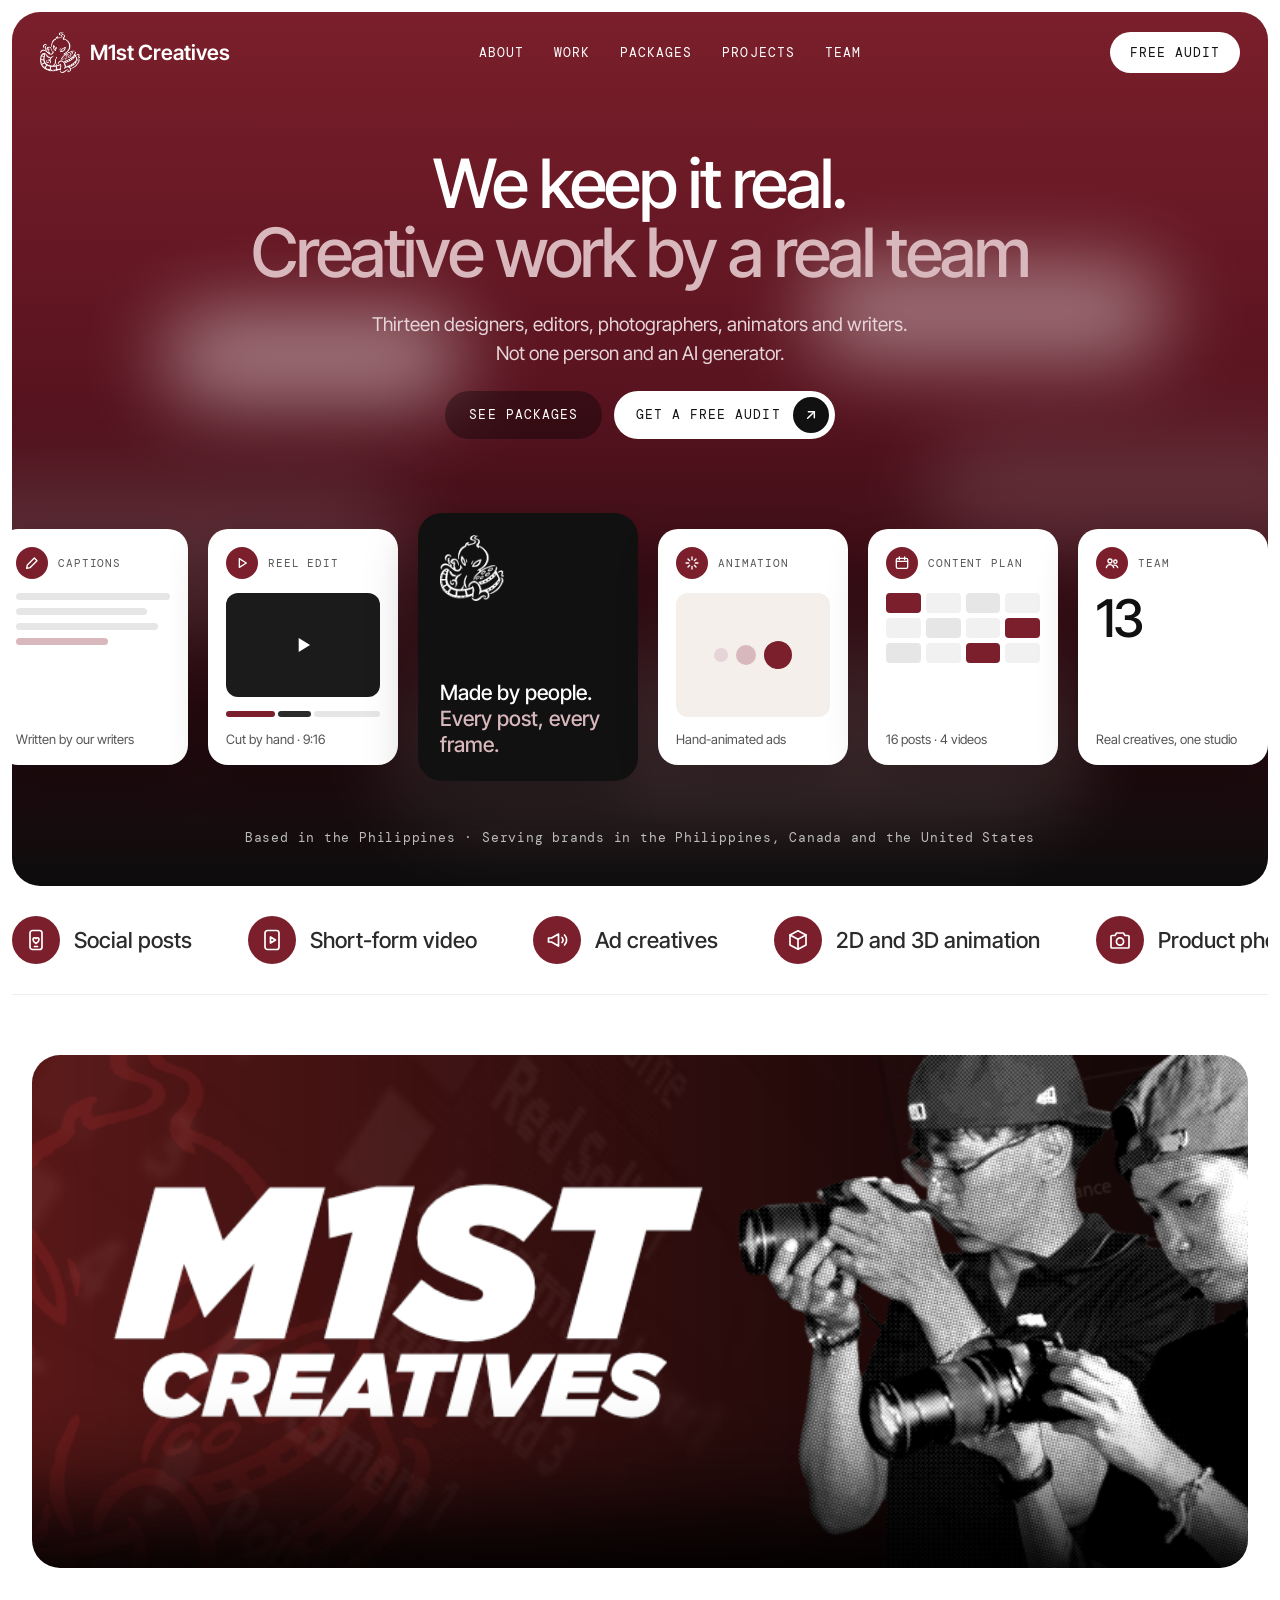
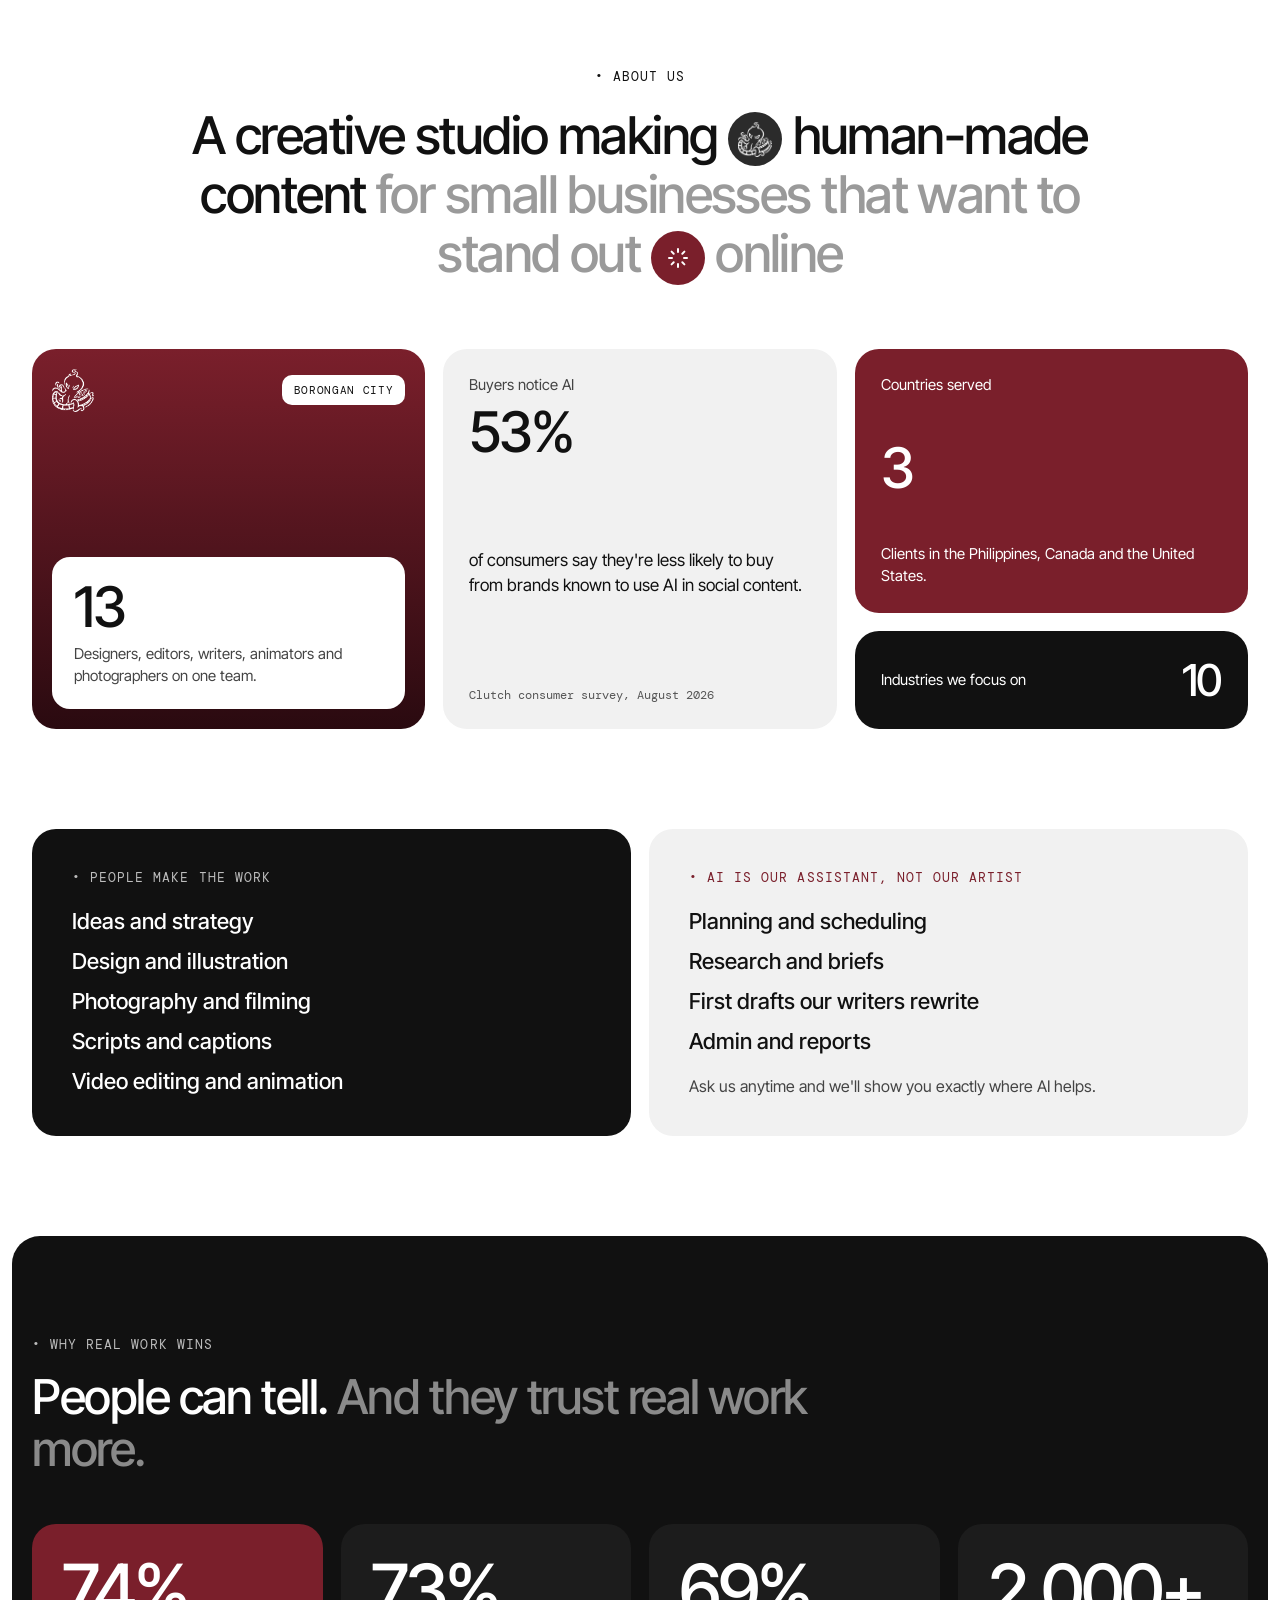
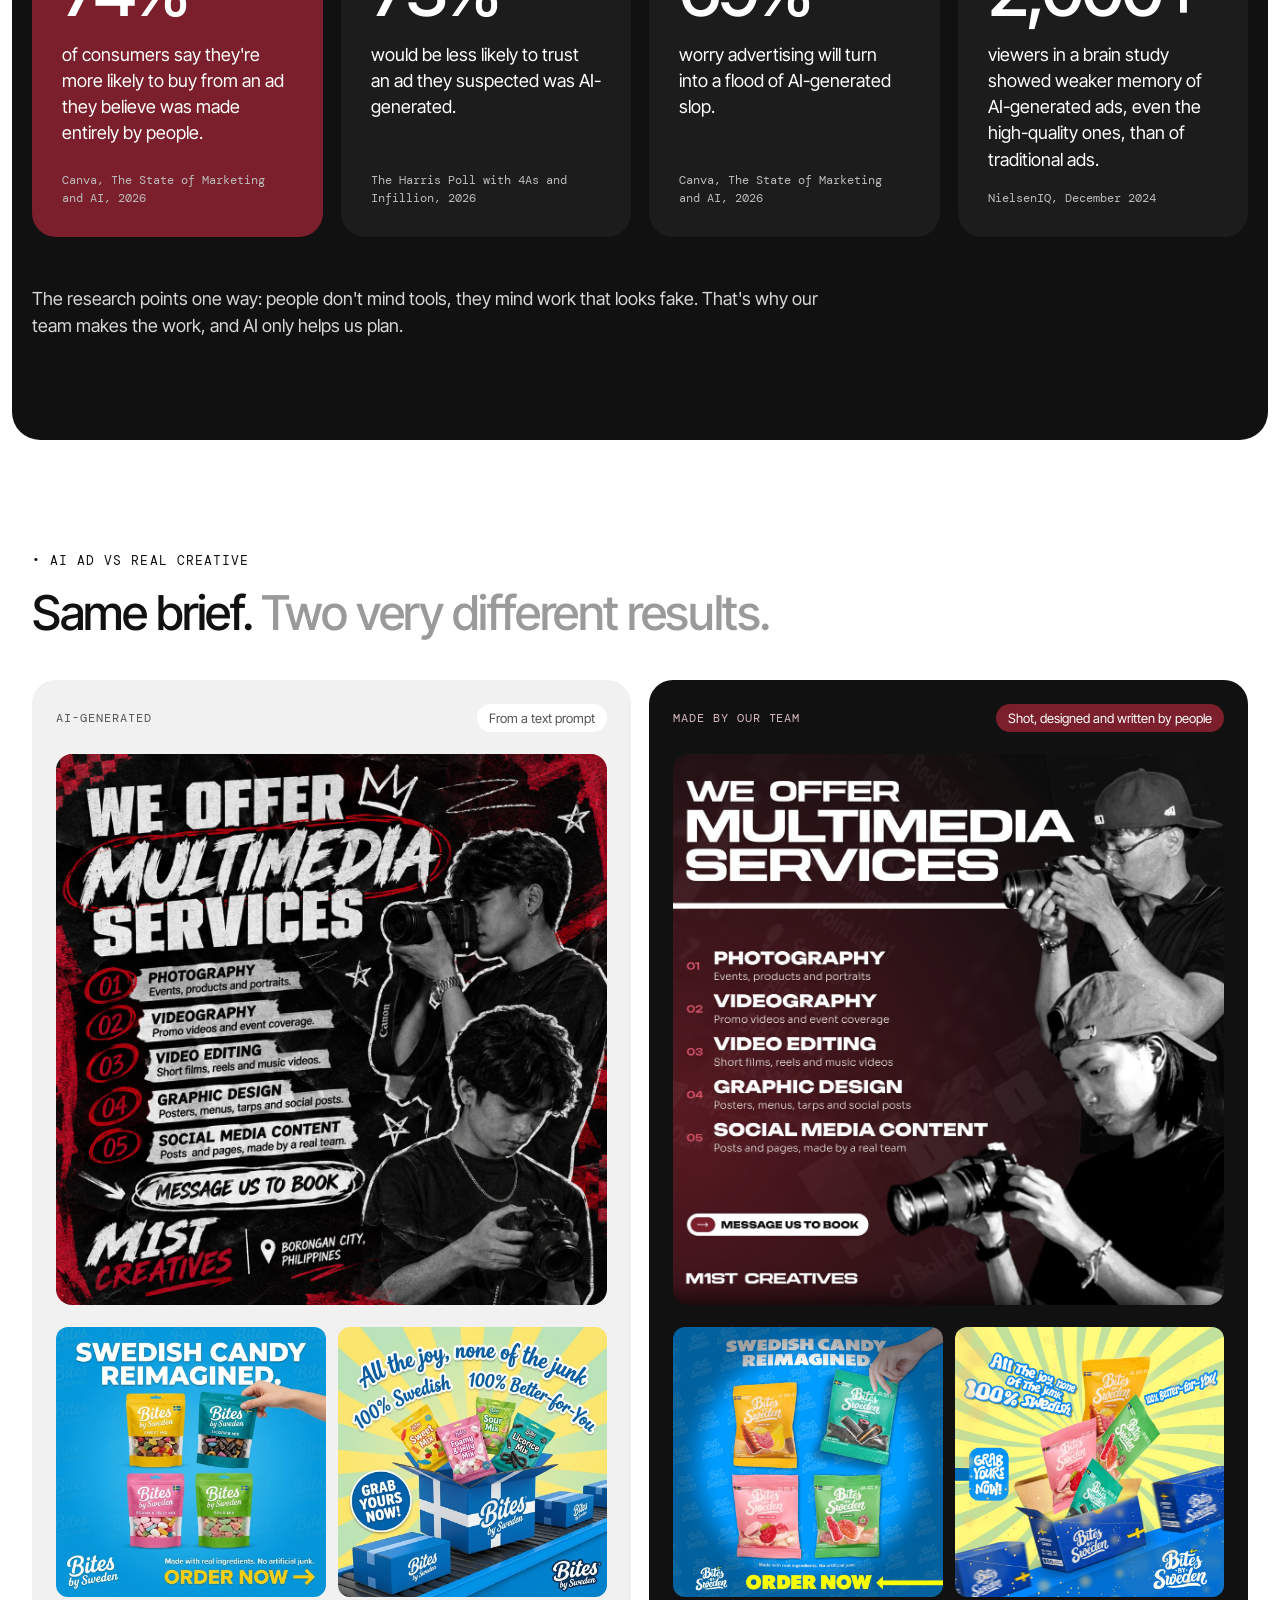
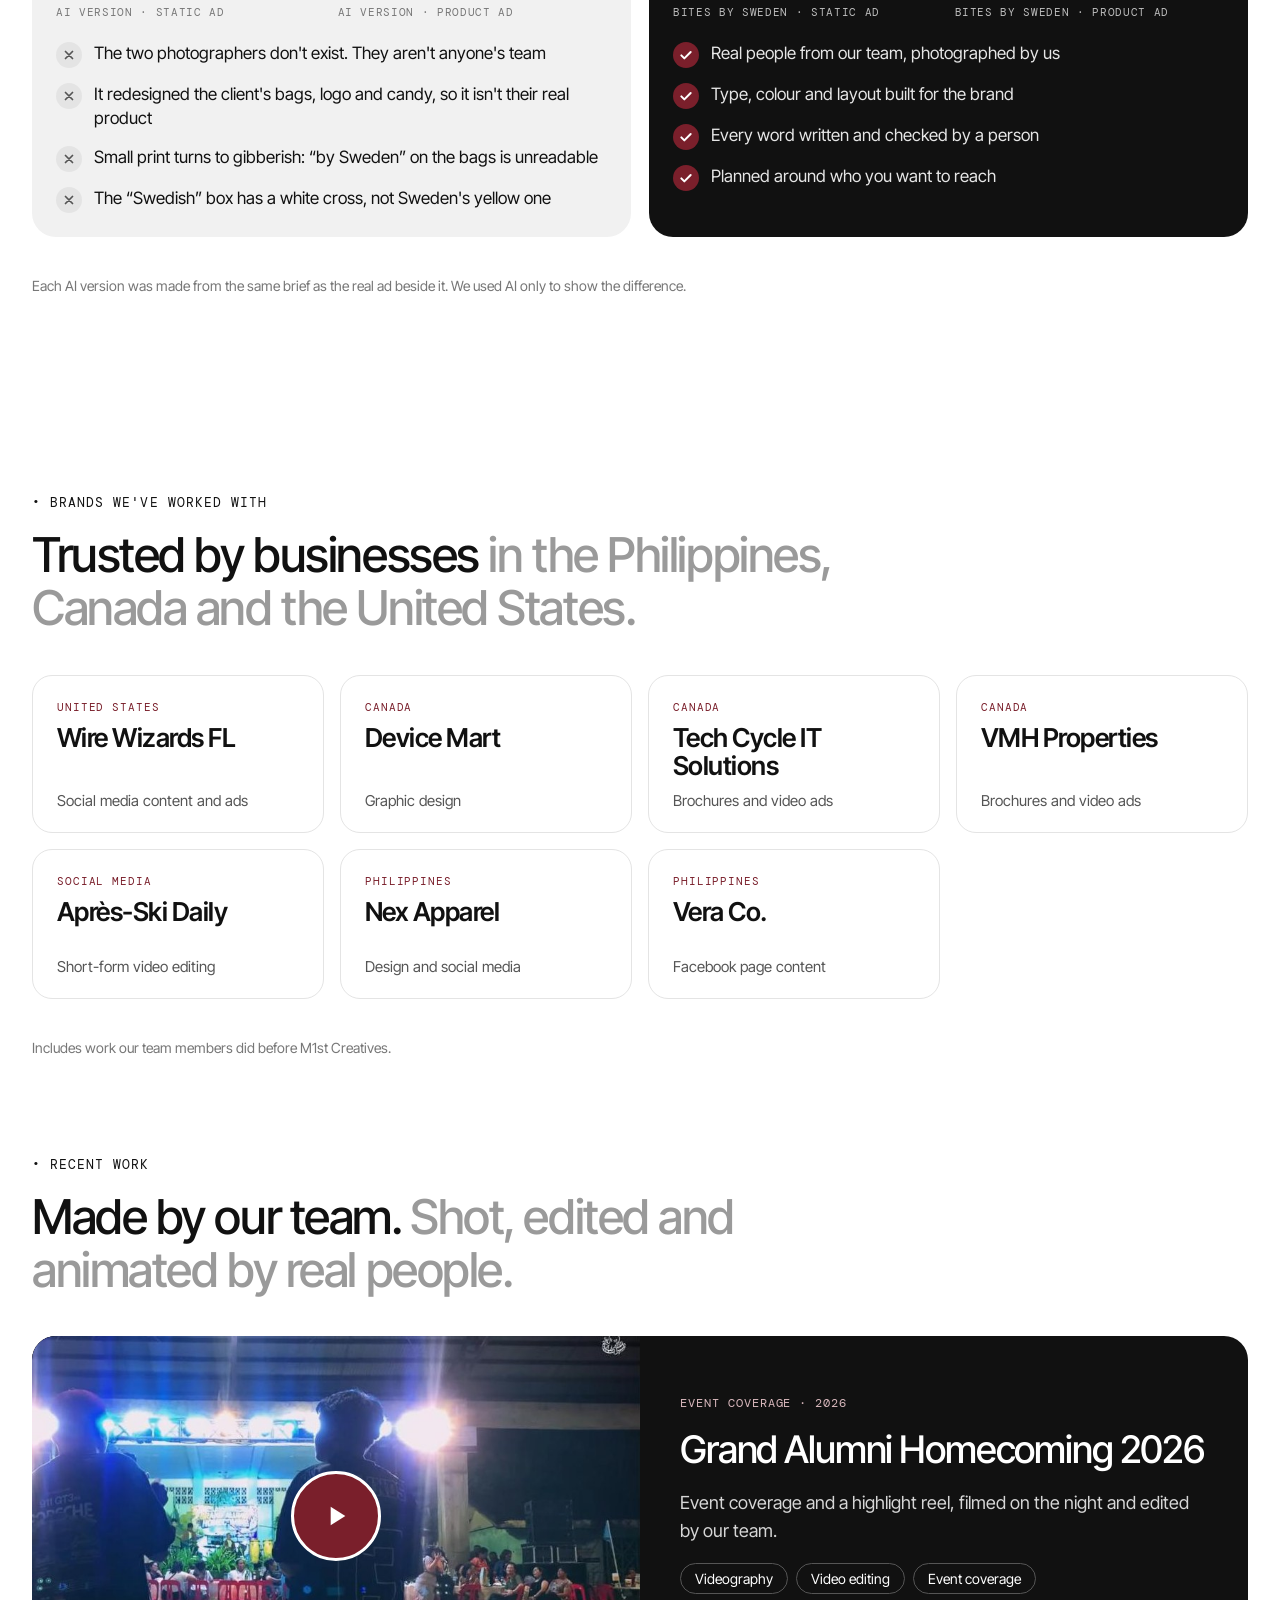
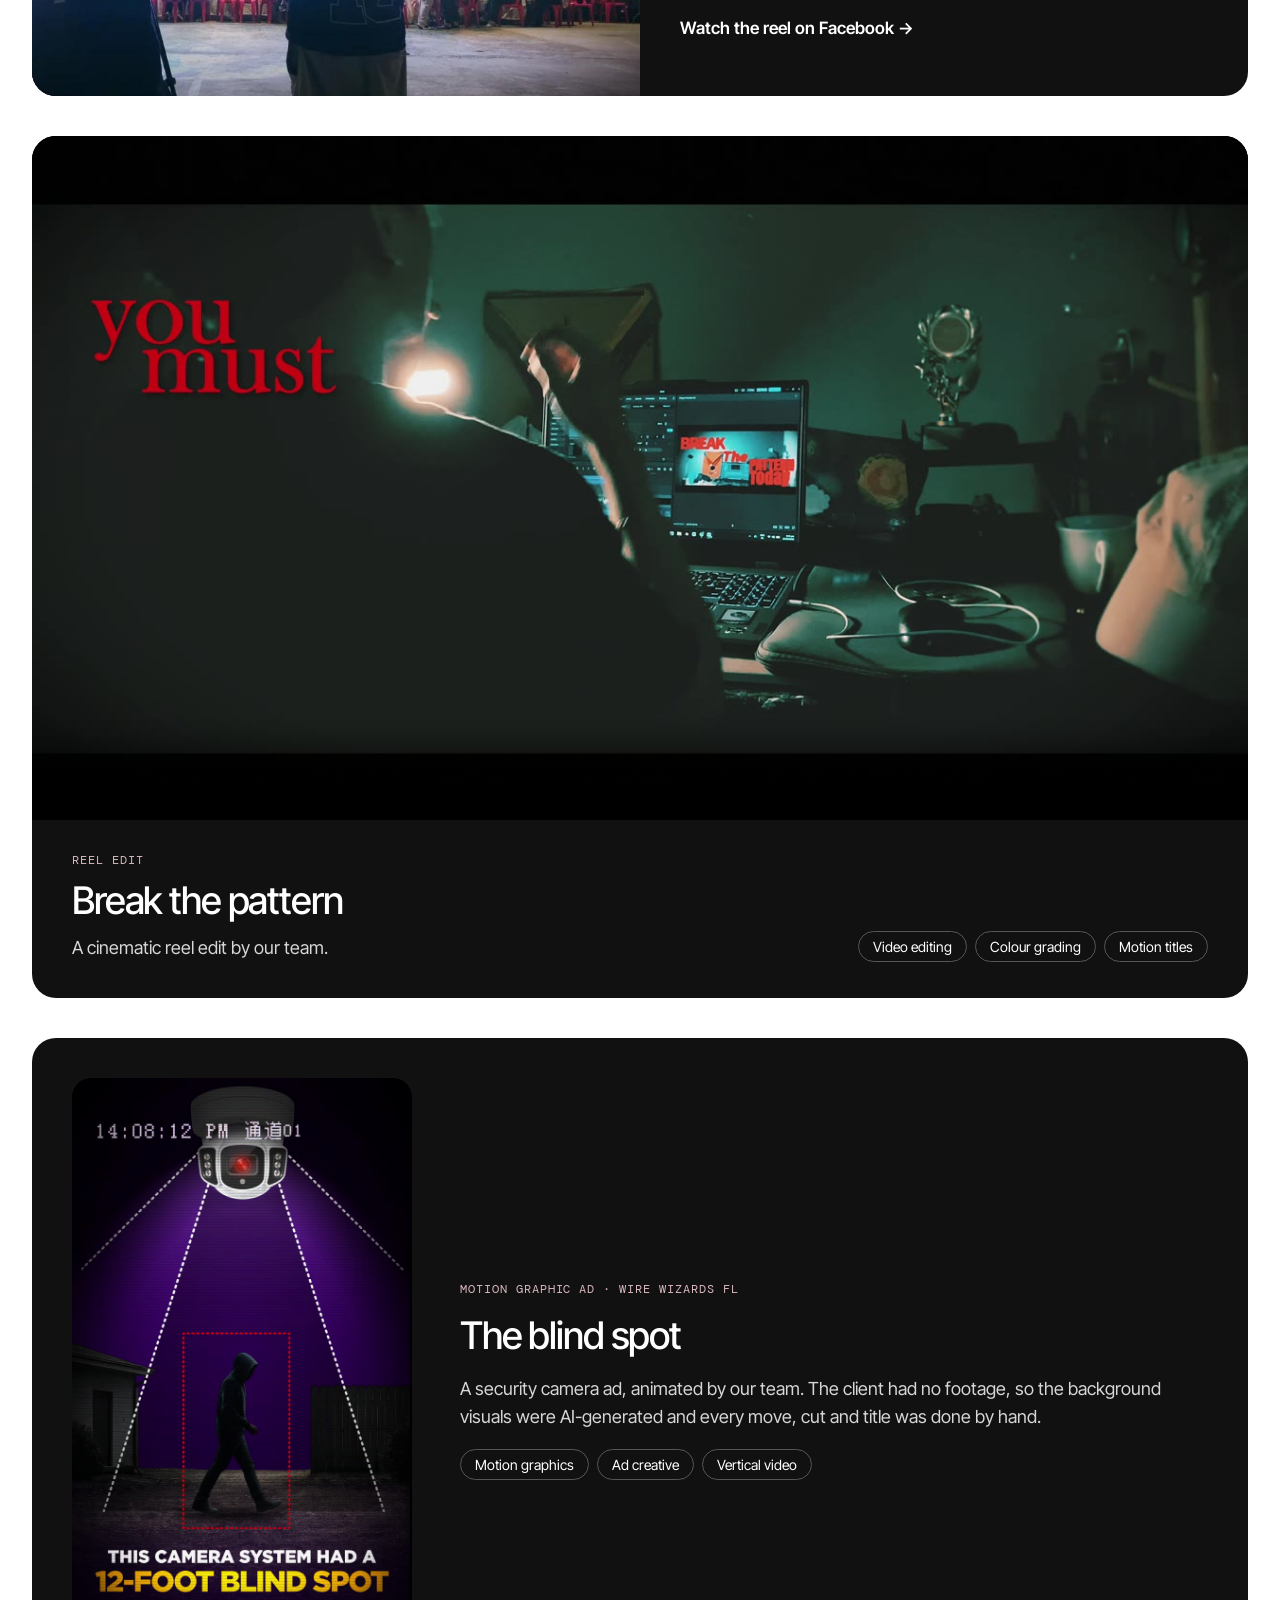
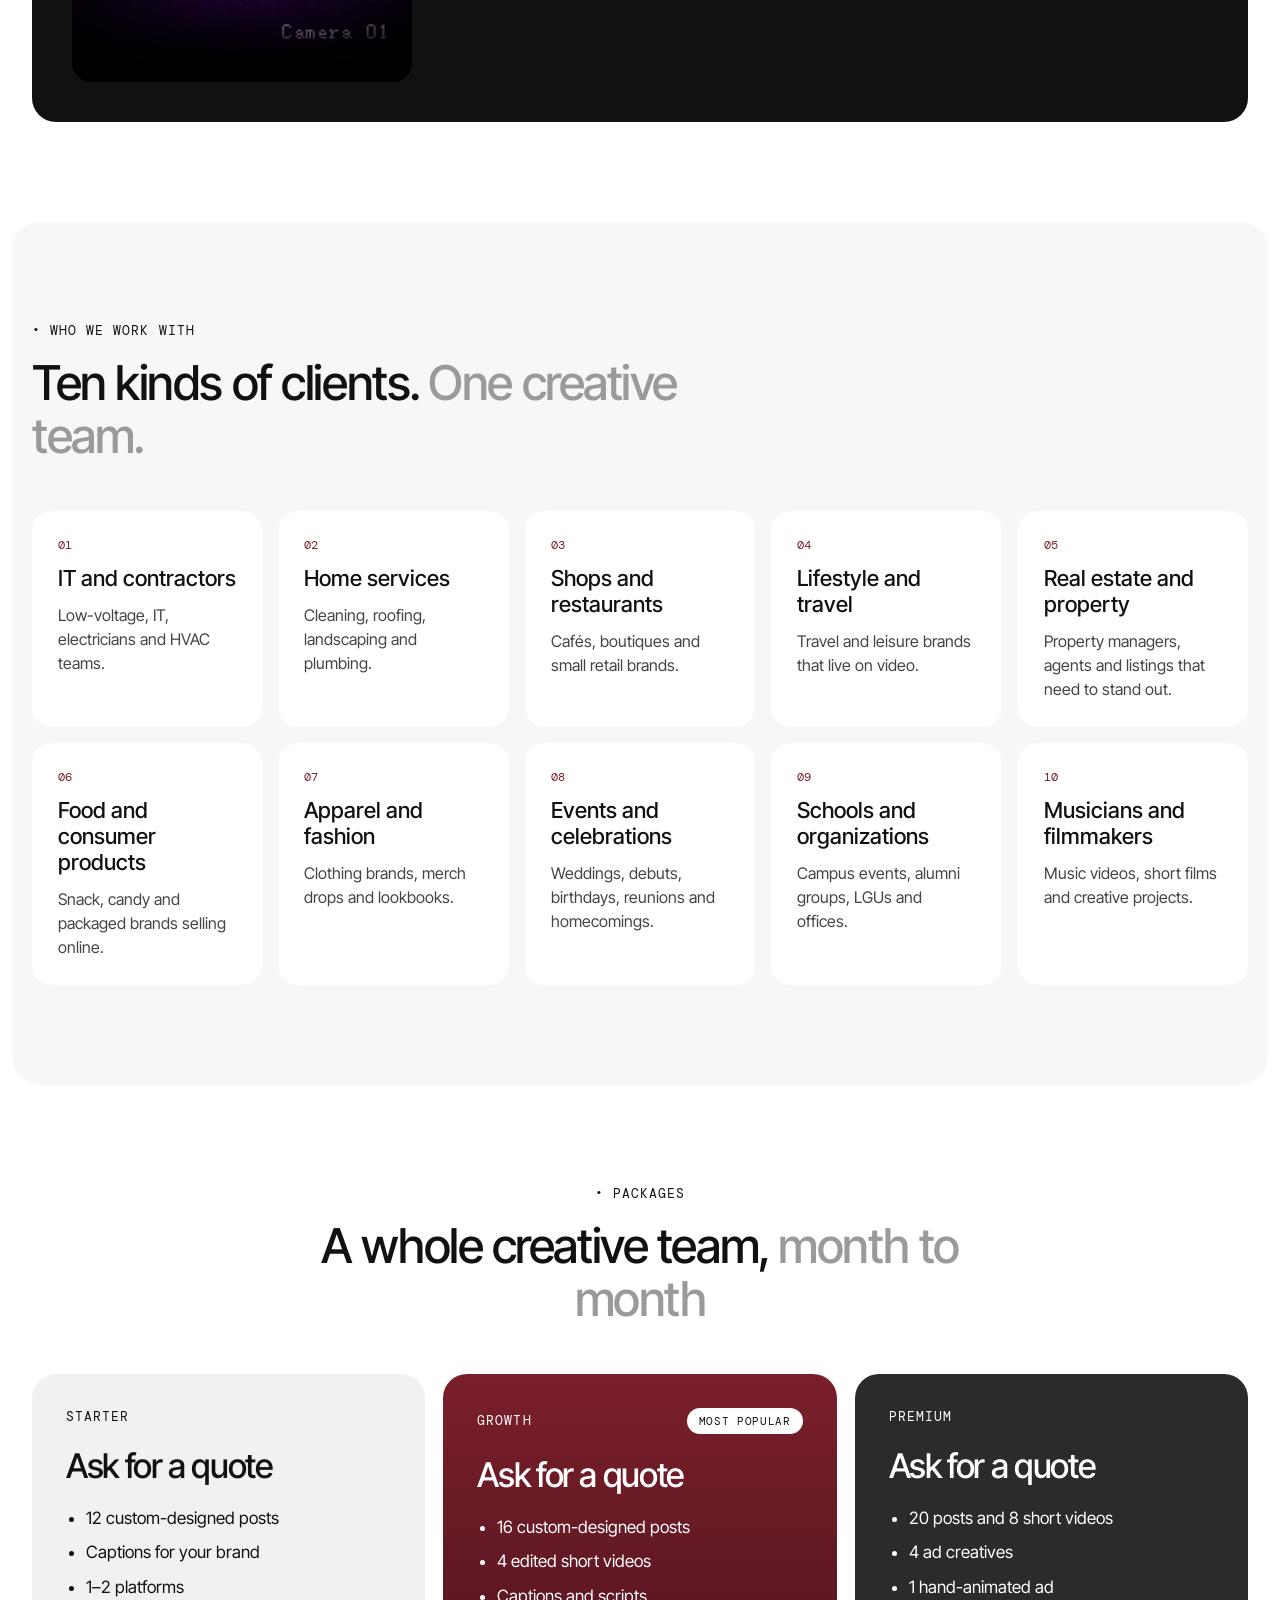
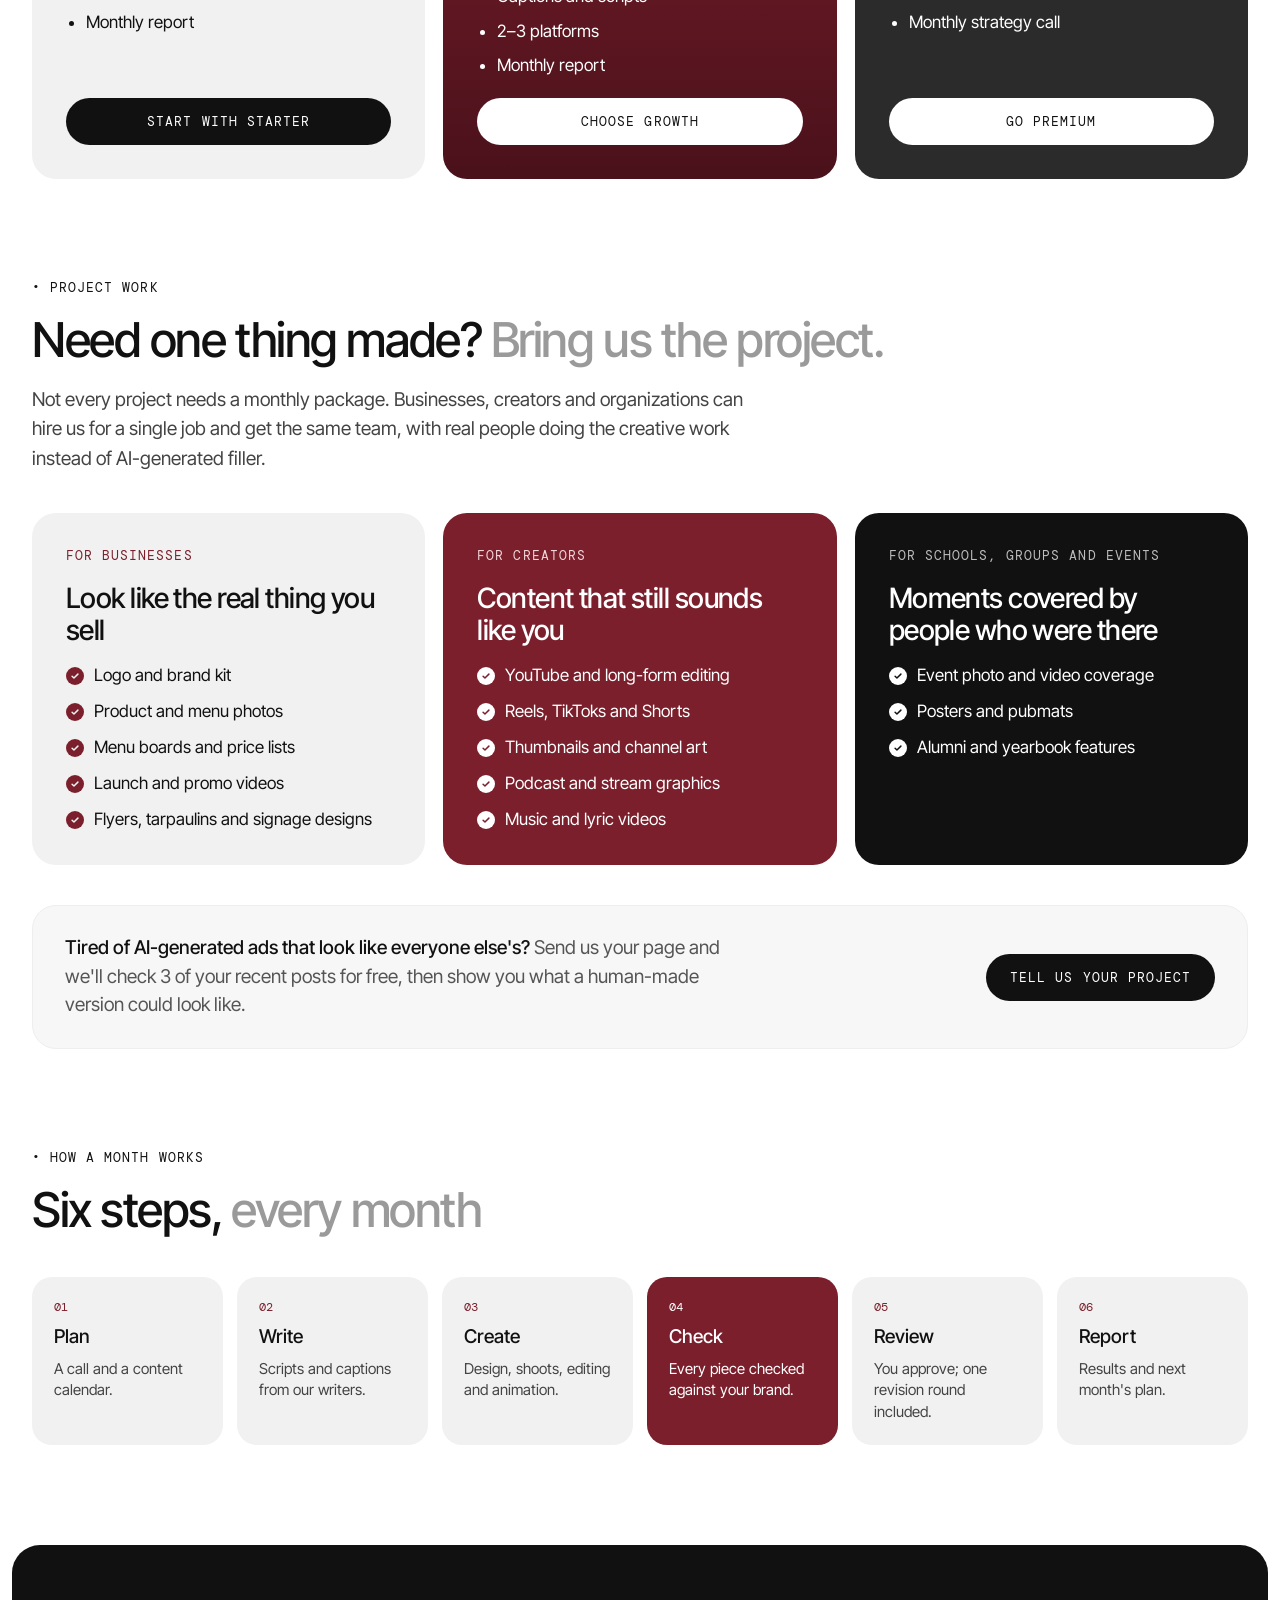
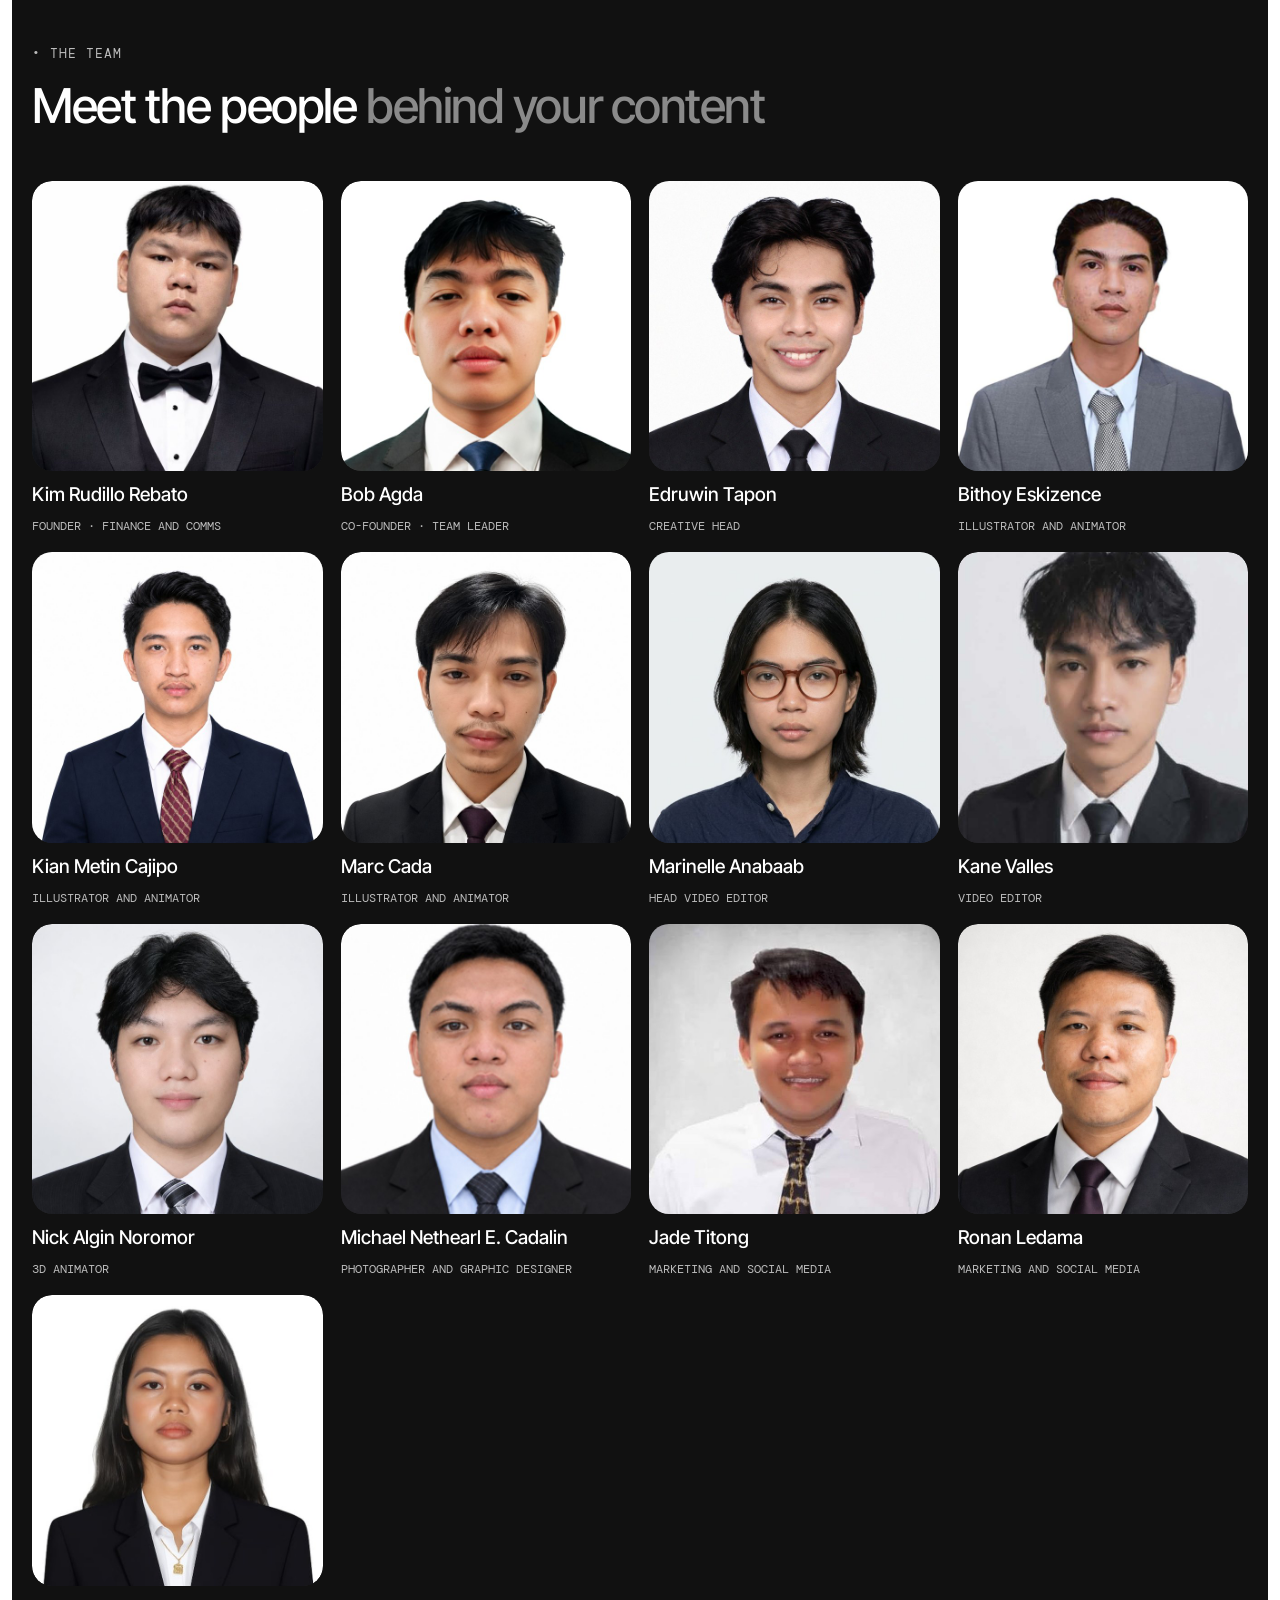
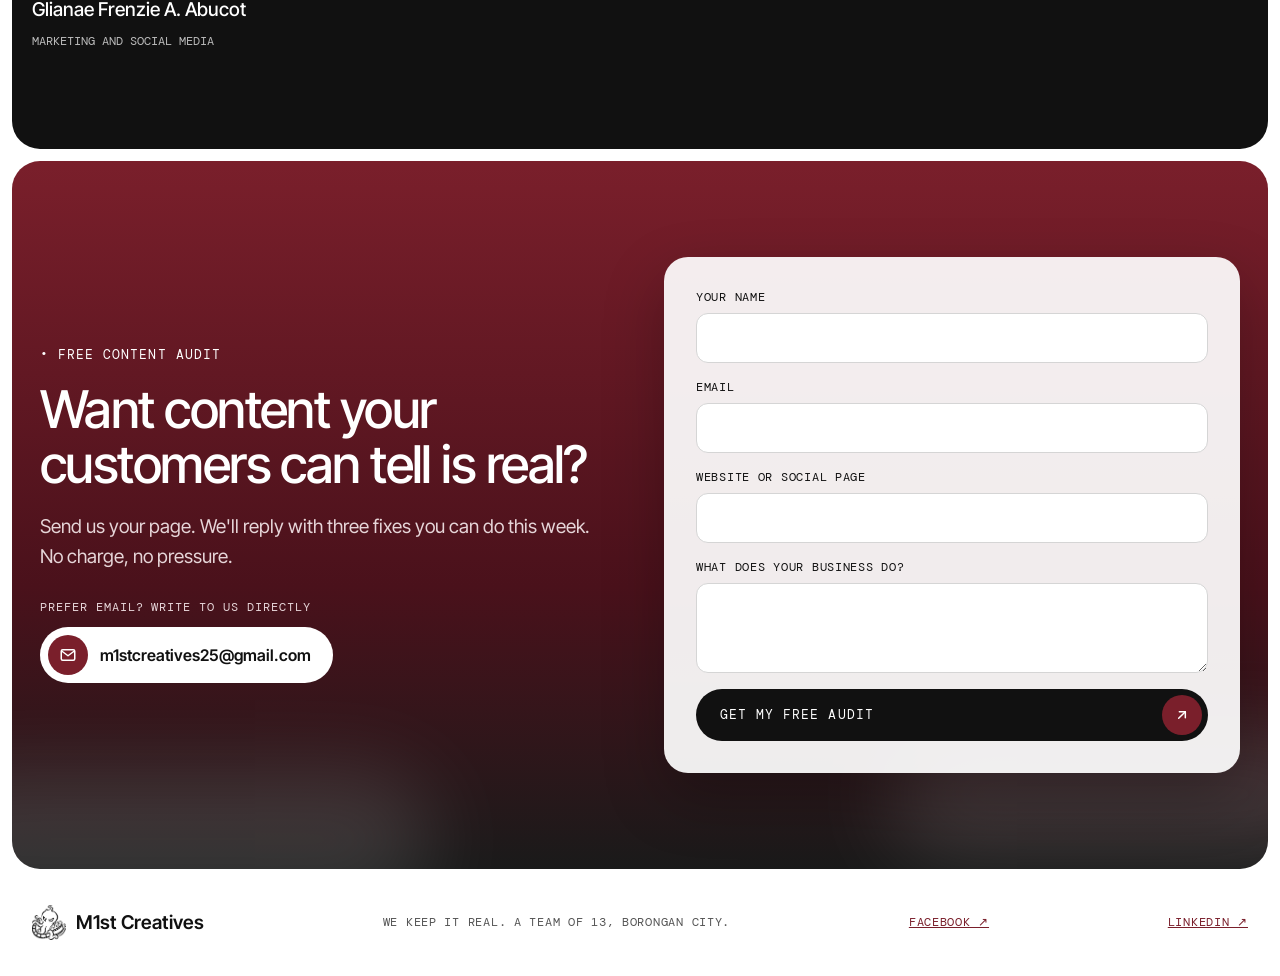
<file: index.html>
<!doctype html>
<html lang="en">
<head>
<meta charset="utf-8">
<meta name="viewport" content="width=device-width, initial-scale=1">
<title>M1st Creatives | We keep it real</title>
<meta name="description" content="M1st Creatives is a creative studio in Borongan City, Philippines: photography, video, design and social media content made by a real team.">
<meta property="og:title" content="M1st Creatives | We keep it real">
<meta property="og:description" content="Creative work by a real team. Not one person and an AI generator.">
<meta property="og:image" content="img/team-banner.png">
<link rel="icon" href="img/logo-ink.png">

<link rel="preconnect" href="https://fonts.googleapis.com">
<link href="https://fonts.googleapis.com/css2?family=Inter+Tight:wght@400;500;600&amp;family=DM+Mono:wght@400;500&amp;display=swap" rel="stylesheet">
<style>
body{margin:0;font-family:'Inter Tight',system-ui,sans-serif;color:#111111;background:#FFFFFF}
a{color:#7A1F2B}a:hover{color:#111111}
@keyframes m1-drift{from{transform:translateX(-6%)}to{transform:translateX(6%)}}
@keyframes m1-bob{0%,100%{transform:translateY(0)}50%{transform:translateY(-14px)}}
@keyframes m1-marquee{from{transform:translateX(0)}to{transform:translateX(-50%)}}
@keyframes m1-up{from{opacity:0;transform:translateY(28px)}to{opacity:1;transform:translateY(0)}}
@keyframes m1-spin{to{transform:rotate(360deg)}}
@keyframes m1-pulse{0%,100%{box-shadow:0 0 0 0 rgba(255,255,255,.45)}50%{box-shadow:0 0 0 10px rgba(255,255,255,0)}}
.m1-cloud{position:absolute;border-radius:999px;background:#FFFFFF;filter:blur(40px);opacity:.12;animation:m1-drift 14s ease-in-out infinite alternate}
.m1-bob{animation:m1-bob 6s ease-in-out infinite}
.m1-d1{animation-delay:-1s}.m1-d2{animation-delay:-2s}.m1-d3{animation-delay:-3s}.m1-d4{animation-delay:-4s}.m1-d5{animation-delay:-5s}
.m1-up{animation:m1-up .9s cubic-bezier(.2,.7,.2,1) both}
.m1-up2{animation:m1-up .9s .15s cubic-bezier(.2,.7,.2,1) both}
.m1-up3{animation:m1-up .9s .3s cubic-bezier(.2,.7,.2,1) both}
.m1-up4{animation:m1-up 1s .45s cubic-bezier(.2,.7,.2,1) both}
.m1-track{display:flex;width:max-content;animation:m1-marquee 32s linear infinite}
.m1-spin{animation:m1-spin 12s linear infinite}
.m1-pulse{animation:m1-pulse 2.4s ease-in-out infinite}
.m1-lift{transition:transform .35s ease,box-shadow .35s ease}
.m1-lift:hover{transform:translateY(-6px);box-shadow:0 18px 40px rgba(17,17,17,.12)}
.m1-pf{position:relative;display:block;border-radius:20px;overflow:hidden;color:#111111;text-decoration:none}
.m1-pf img{transition:transform .5s ease,filter .5s ease}
.m1-pf-btn{position:absolute;left:12px;right:12px;bottom:12px;padding:12px 14px;border-radius:999px;background:#FFFFFF;color:#111111;text-align:center;font-family:'DM Mono',monospace;font-size:12px;letter-spacing:.08em;text-transform:uppercase;opacity:0;transform:translateY(10px);transition:opacity .35s ease,transform .35s ease}
.m1-pf:hover img,.m1-pf:focus-visible img{transform:scale(1.05);filter:brightness(.65)}
.m1-pf:hover .m1-pf-btn,.m1-pf:focus-visible .m1-pf-btn{opacity:1;transform:none}
.m1-pf:hover{color:#111111}
.m1-pf:focus-visible{outline:2px solid #FFFFFF;outline-offset:3px}
@media (hover:none){.m1-pf-btn{opacity:1;transform:none;left:auto;right:10px;bottom:10px;padding:9px 13px;font-size:11px}}
@media (prefers-reduced-motion: reduce){.m1-cloud,.m1-bob,.m1-track,.m1-spin,.m1-pulse,.m1-up,.m1-up2,.m1-up3,.m1-up4{animation:none}}
</style>
<style id="m1-mobile">
@media (max-width: 760px){
  [style*="padding: 100px 20px"]{padding-top:60px!important;padding-bottom:60px!important;padding-left:18px!important;padding-right:18px!important}
  [style*="padding: 96px 28px"]{padding:56px 20px!important}
  [style*="padding: 40px 20px 100px"]{padding:28px 18px 60px!important}
  [style*="padding: 60px 20px 0"]{padding:32px 14px 0!important}
  [style*="gap: 64px"]{gap:36px!important}
  [style*="gap: 48px"]{gap:28px!important}
  #top header{padding:16px 18px!important;gap:12px!important;justify-content:space-between!important}
  #top header nav{display:none!important}
  #top header > a:first-child{font-size:18px!important}
  #top header > a:first-child img{width:32px!important;height:33px!important}
  #top header > a:last-child{padding:10px 16px!important;font-size:12px!important}
  #top [style*="padding: 56px 24px 0"]{padding:28px 18px 0!important}
  #top h1{font-size:40px!important;line-height:1.06!important;letter-spacing:-0.03em!important}
  #top h1 *{font-size:inherit!important}
  #top p{font-size:16px!important}
  .m1-up4{justify-content:flex-start!important;overflow-x:auto!important;margin-top:36px!important;padding:8px 18px 32px!important;gap:14px!important;scroll-snap-type:x mandatory;-webkit-overflow-scrolling:touch;scrollbar-width:none}
  .m1-up4::-webkit-scrollbar{display:none}
  .m1-up4 > div{scroll-snap-align:center}
  h2{font-size:30px!important;line-height:1.16!important}
  h2 [style*="font-size"]{font-size:inherit!important}
  h3{font-size:24px!important}
  [style*="font-size: 72px"]{font-size:52px!important}
  [style*="font-size: 68px"]{font-size:48px!important}
  [style*="font-size: 56px"]{font-size:44px!important}
  [style*="font-size: 44px"]{font-size:36px!important}
  [style*="min-height: 300px"]{min-height:0!important}
  [style*="padding: 40px;"]{padding:22px!important}
  [style*="padding: 40px\""]{padding:22px!important}
  [style*="padding: 32px 40px 36px"]{padding:22px 22px 26px!important}
  [style*="padding: 30px"]{padding:22px!important}
  #compare [style*="padding: 24px"]{padding:16px!important}
  #work [style*="minmax(210px"],#brands [style*="minmax(260px"]{grid-template-columns:1fr 1fr!important;gap:10px!important}
  #work .m1-lift,#brands .m1-lift{padding:16px!important;min-height:0!important}
  #work .m1-lift h3{font-size:17px!important}
  #work .m1-lift p{font-size:14px!important}
  #brands .m1-lift [style*="font-size: 26px"]{font-size:18px!important}
  #brands .m1-lift [style*="font-size: 15px"]{font-size:13px!important}
  #team [style*="minmax(220px"],#team [style*="minmax(250px"]{grid-template-columns:1fr 1fr!important;gap:14px!important}
  #team strong{font-size:16px!important}
  #team .m1-lift span{font-size:10px!important}
  #recent [style*="flex: 0 1 340px"]{flex-basis:100%!important;width:100%!important}
  #recent a.m1-lift > div:first-child{min-height:220px!important}
  #recent [style*="gap: 48px"]{gap:22px!important}
  p{overflow-wrap:anywhere}
  #about [style*="min-height"]{min-height:0!important}
  #about [style*="height: 100%"]{height:auto!important}
}
@media (max-width: 380px){
  #top h1{font-size:34px!important}
  h2{font-size:27px!important}
}
</style>

</head>
<body>


<div style="width: 100%; font-family: 'Inter Tight', system-ui, sans-serif; color: #111111; background: #FFFFFF; padding: 12px; box-sizing: border-box">

  <!-- Hero sky card -->
  <section id="top" style="position: relative; overflow: hidden; border-radius: 28px; background: linear-gradient(180deg, #7A1F2B 0%, #5A1420 42%, #2A0A10 78%, #0D0D0D 100%); color: #FFFFFF">
    <div aria-hidden="true">
      <div class="m1-cloud" style="width: 520px; height: 150px; left: -120px; top: 470px"></div>
      <div class="m1-cloud" style="width: 420px; height: 120px; right: -80px; top: 420px; animation-duration: 18s"></div>
      <div class="m1-cloud" style="width: 700px; height: 170px; left: 30%; top: 640px; animation-duration: 22s"></div>
      <div class="m1-cloud" style="width: 300px; height: 90px; left: 12%; top: 300px; opacity: .45; animation-duration: 16s"></div>
      <div class="m1-cloud" style="width: 360px; height: 100px; right: 8%; top: 250px; opacity: .4; animation-duration: 20s"></div>
    </div>

    <header style="position: relative; max-width: 1240px; margin: 0 auto; padding: 20px 28px; display: flex; flex-wrap: wrap; align-items: center; justify-content: space-between; gap: 16px">
      <a href="#top" style="display: flex; align-items: center; gap: 10px; color: #FFFFFF; text-decoration: none; font-weight: 600; font-size: 21px"><img src="img/logo-white.png" alt="" style="width: 40px; height: 41px; display: block">M1st Creatives</a>
      <nav aria-label="Main" style="display: flex; flex-wrap: wrap; align-items: center; gap: 30px; font-family: 'DM Mono', monospace; font-size: 13px; letter-spacing: .08em; text-transform: uppercase">
        <a href="#about" style="color: #FFFFFF; text-decoration: none">About</a>
        <a href="#work" style="color: #FFFFFF; text-decoration: none">Work</a>
        <a href="#packages" style="color: #FFFFFF; text-decoration: none">Packages</a><a href="#projects" style="color: #FFFFFF; text-decoration: none">Projects</a>
        <a href="#team" style="color: #FFFFFF; text-decoration: none">Team</a>
      </nav>
      <a href="#contact" class="m1-pulse" style="display: inline-block; padding: 12px 20px; border-radius: 999px; background: #FFFFFF; color: #111111; text-decoration: none; font-family: 'DM Mono', monospace; font-size: 13px; letter-spacing: .08em; text-transform: uppercase">Free audit</a>
    </header>

    <div style="position: relative; max-width: 900px; margin: 0 auto; padding: 56px 24px 0; text-align: center; display: flex; flex-direction: column; align-items: center; gap: 22px">
      <h1 class="m1-up" style="margin: 0; font-size: 68px; line-height: 1.02; font-weight: 500; letter-spacing: -0.035em">We keep it real.<br><span style="color: #D9B8BD">Creative work by a real team</span></h1>
      <p class="m1-up2" style="margin: 0; max-width: 560px; font-size: 19px; line-height: 1.55; color: #E6D5D8">Thirteen designers, editors, photographers, animators and writers. Not one person and an AI generator.</p>
      <div class="m1-up3" style="display: flex; flex-wrap: wrap; justify-content: center; gap: 12px">
        <a href="#packages" style="display: inline-flex; align-items: center; padding: 14px 24px; border-radius: 999px; background: rgba(0,0,0,.35); color: #FFFFFF; text-decoration: none; font-family: 'DM Mono', monospace; font-size: 13px; letter-spacing: .08em; text-transform: uppercase">See packages</a>
        <a href="#contact" style="display: inline-flex; align-items: center; gap: 12px; padding: 6px 6px 6px 22px; border-radius: 999px; background: #FFFFFF; color: #111111; text-decoration: none; font-family: 'DM Mono', monospace; font-size: 13px; letter-spacing: .08em; text-transform: uppercase">Get a free audit<span style="width: 36px; height: 36px; border-radius: 50%; background: #111111; display: inline-flex; align-items: center; justify-content: center"><svg width="16" height="16" viewBox="0 0 24 24" fill="none" stroke="#FFFFFF" stroke-width="2.2" stroke-linecap="round" stroke-linejoin="round" aria-hidden="true"><path d="M7 17 17 7"></path><path d="M8 7h9v9"></path></svg></span></a>
      </div>
    </div>

    <!-- Floating work cards -->
    <div class="m1-up4" style="position: relative; margin-top: 64px; padding: 10px 0 48px; display: flex; justify-content: center; align-items: center; gap: 20px; overflow: hidden">
      <div class="m1-bob m1-d1" style="flex: 0 0 auto"><div style="width: 190px; height: 236px; border-radius: 20px; background: #FFFFFF; color: #111111; padding: 18px; box-sizing: border-box; box-shadow: 0 18px 40px rgba(0,0,0,.22); display: flex; flex-direction: column; gap: 14px"><div style="display: flex; align-items: center; gap: 10px"><span style="width: 32px; height: 32px; border-radius: 50%; background: #7A1F2B; display: inline-flex; align-items: center; justify-content: center; flex: 0 0 auto"><svg width="16" height="16" viewBox="0 0 24 24" fill="none" stroke="#FFFFFF" stroke-width="2" stroke-linecap="round" stroke-linejoin="round" aria-hidden="true"><path d="M15.5 4.5l4 4L9 19l-5 1 1-5z"/></svg></span><span style="font-family: 'DM Mono', monospace; font-size: 11px; letter-spacing: .08em; text-transform: uppercase; color: #555555">Captions</span></div><div style="display: flex; flex-direction: column; gap: 8px"><span style="display: block; height: 7px; width: 100%; border-radius: 4px; background: #E6E6E6"></span><span style="display: block; height: 7px; width: 85%; border-radius: 4px; background: #E6E6E6"></span><span style="display: block; height: 7px; width: 92%; border-radius: 4px; background: #E6E6E6"></span><span style="display: block; height: 7px; width: 60%; border-radius: 4px; background: #D9B8BD"></span></div><span style="margin-top: auto; font-size: 13px; color: #555555">Written by our writers</span></div></div>
      <div class="m1-bob m1-d3" style="flex: 0 0 auto"><div style="width: 190px; height: 236px; border-radius: 20px; background: #FFFFFF; color: #111111; padding: 18px; box-sizing: border-box; box-shadow: 0 18px 40px rgba(0,0,0,.22); display: flex; flex-direction: column; gap: 14px"><div style="display: flex; align-items: center; gap: 10px"><span style="width: 32px; height: 32px; border-radius: 50%; background: #7A1F2B; display: inline-flex; align-items: center; justify-content: center; flex: 0 0 auto"><svg width="16" height="16" viewBox="0 0 24 24" fill="none" stroke="#FFFFFF" stroke-width="2" stroke-linecap="round" stroke-linejoin="round" aria-hidden="true"><path d="M8 5.5v13l10.5-6.5z"/></svg></span><span style="font-family: 'DM Mono', monospace; font-size: 11px; letter-spacing: .08em; text-transform: uppercase; color: #555555">Reel edit</span></div><div style="flex-grow: 1; border-radius: 12px; background: #1B1B1B; display: flex; align-items: center; justify-content: center"><svg width="26" height="26" viewBox="0 0 24 24" fill="#FFFFFF" aria-hidden="true"><path d="M8 5.5v13l10.5-6.5z"/></svg></div><div style="display: flex; gap: 3px"><span style="flex: 3; height: 6px; border-radius: 3px; background: #7A1F2B"></span><span style="flex: 2; height: 6px; border-radius: 3px; background: #2B2B2B"></span><span style="flex: 4; height: 6px; border-radius: 3px; background: #E6E6E6"></span></div><span style="margin-top: auto; font-size: 13px; color: #555555">Cut by hand · 9:16</span></div></div>
      <div class="m1-bob m1-d4" style="flex: 0 0 auto"><div style="width: 220px; height: 268px; border-radius: 24px; background: #111111; color: #FFFFFF; padding: 22px; box-sizing: border-box; box-shadow: 0 24px 50px rgba(0,0,0,.35); display: flex; flex-direction: column; justify-content: space-between"><img class="m1-spin" src="img/logo-white.png" alt="" style="width: 64px; height: 66px; display: block; animation-duration: 30s"><span style="font-size: 21px; line-height: 1.25; font-weight: 500">Made by people. <span style="color: #D9B8BD">Every post, every frame.</span></span></div></div>
      <div class="m1-bob m1-d2" style="flex: 0 0 auto"><div style="width: 190px; height: 236px; border-radius: 20px; background: #FFFFFF; color: #111111; padding: 18px; box-sizing: border-box; box-shadow: 0 18px 40px rgba(0,0,0,.22); display: flex; flex-direction: column; gap: 14px"><div style="display: flex; align-items: center; gap: 10px"><span style="width: 32px; height: 32px; border-radius: 50%; background: #7A1F2B; display: inline-flex; align-items: center; justify-content: center; flex: 0 0 auto"><svg width="16" height="16" viewBox="0 0 24 24" fill="none" stroke="#FFFFFF" stroke-width="2" stroke-linecap="round" stroke-linejoin="round" aria-hidden="true"><path d="M12 3v4M12 17v4M3 12h4M17 12h4M6 6l2.5 2.5M15.5 15.5 18 18M18 6l-2.5 2.5M8.5 15.5 6 18"/></svg></span><span style="font-family: 'DM Mono', monospace; font-size: 11px; letter-spacing: .08em; text-transform: uppercase; color: #555555">Animation</span></div><div style="flex-grow: 1; border-radius: 12px; background: #F4EFEA; display: flex; align-items: center; justify-content: center; gap: 8px"><span style="width: 14px; height: 14px; border-radius: 50%; background: #E6D5D8"></span><span style="width: 20px; height: 20px; border-radius: 50%; background: #D9B8BD"></span><span style="width: 28px; height: 28px; border-radius: 50%; background: #7A1F2B"></span></div><span style="margin-top: auto; font-size: 13px; color: #555555">Hand-animated ads</span></div></div>
      <div class="m1-bob m1-d5" style="flex: 0 0 auto"><div style="width: 190px; height: 236px; border-radius: 20px; background: #FFFFFF; color: #111111; padding: 18px; box-sizing: border-box; box-shadow: 0 18px 40px rgba(0,0,0,.22); display: flex; flex-direction: column; gap: 14px"><div style="display: flex; align-items: center; gap: 10px"><span style="width: 32px; height: 32px; border-radius: 50%; background: #7A1F2B; display: inline-flex; align-items: center; justify-content: center; flex: 0 0 auto"><svg width="16" height="16" viewBox="0 0 24 24" fill="none" stroke="#FFFFFF" stroke-width="2" stroke-linecap="round" stroke-linejoin="round" aria-hidden="true"><rect x="3.5" y="5" width="17" height="15" rx="2"/><path d="M3.5 9.5h17M8 3v4M16 3v4"/></svg></span><span style="font-family: 'DM Mono', monospace; font-size: 11px; letter-spacing: .08em; text-transform: uppercase; color: #555555">Content plan</span></div><div style="display: grid; grid-template-columns: repeat(4, minmax(0, 1fr)); gap: 5px"><span style="height: 20px; border-radius: 4px; background: #7A1F2B"></span><span style="height: 20px; border-radius: 4px; background: #F1F1F1"></span><span style="height: 20px; border-radius: 4px; background: #E6E6E6"></span><span style="height: 20px; border-radius: 4px; background: #F1F1F1"></span><span style="height: 20px; border-radius: 4px; background: #F1F1F1"></span><span style="height: 20px; border-radius: 4px; background: #E6E6E6"></span><span style="height: 20px; border-radius: 4px; background: #F1F1F1"></span><span style="height: 20px; border-radius: 4px; background: #7A1F2B"></span><span style="height: 20px; border-radius: 4px; background: #E6E6E6"></span><span style="height: 20px; border-radius: 4px; background: #F1F1F1"></span><span style="height: 20px; border-radius: 4px; background: #7A1F2B"></span><span style="height: 20px; border-radius: 4px; background: #F1F1F1"></span></div><span style="margin-top: auto; font-size: 13px; color: #555555">16 posts · 4 videos</span></div></div>
      <div class="m1-bob m1-d3" style="flex: 0 0 auto"><div style="width: 190px; height: 236px; border-radius: 20px; background: #FFFFFF; color: #111111; padding: 18px; box-sizing: border-box; box-shadow: 0 18px 40px rgba(0,0,0,.22); display: flex; flex-direction: column; gap: 14px"><div style="display: flex; align-items: center; gap: 10px"><span style="width: 32px; height: 32px; border-radius: 50%; background: #7A1F2B; display: inline-flex; align-items: center; justify-content: center; flex: 0 0 auto"><svg width="16" height="16" viewBox="0 0 24 24" fill="none" stroke="#FFFFFF" stroke-width="2" stroke-linecap="round" stroke-linejoin="round" aria-hidden="true"><circle cx="9" cy="9" r="3"/><circle cx="17" cy="10" r="2.5"/><path d="M3.5 19c.6-3 2.8-4.5 5.5-4.5s4.9 1.5 5.5 4.5M15 15.2c2.4-.3 4.6.9 5.5 3.8"/></svg></span><span style="font-family: 'DM Mono', monospace; font-size: 11px; letter-spacing: .08em; text-transform: uppercase; color: #555555">Team</span></div><span style="font-size: 52px; line-height: 1; font-weight: 500; letter-spacing: -0.04em">13</span><span style="margin-top: auto; font-size: 13px; color: #555555">Real creatives, one studio</span></div></div>
    </div>
    <p style="position: relative; margin: 0; padding: 0 24px 40px; text-align: center; font-family: 'DM Mono', monospace; font-size: 13px; letter-spacing: .06em; color: #BDBDBD">Based in the Philippines · Serving brands in the Philippines, Canada and the United States</p>
  </section>

  <!-- Services marquee -->
  <div aria-label="Services" style="overflow: hidden; padding: 30px 0; border-bottom: 1px solid #EEEEEE">
    <div class="m1-track" style="gap: 0">
      <div style="display: flex; align-items: center; gap: 56px; padding-right: 56px; font-size: 22px; font-weight: 500; color: #9A9A9A; white-space: nowrap">
        <span style="display: inline-flex; align-items: center; gap: 14px"><span aria-hidden="true" style="flex: 0 0 auto; width: 48px; height: 48px; border-radius: 50%; background: #7A1F2B; display: inline-flex; align-items: center; justify-content: center"><svg width="24" height="24" viewBox="0 0 24 24" fill="none" stroke="#FFFFFF" stroke-width="1.7" stroke-linecap="round" stroke-linejoin="round"><rect x="6" y="2.5" width="12" height="19" rx="2.5"/><path d="M12 15.5s-3-1.8-3-4a1.6 1.6 0 0 1 3-.9 1.6 1.6 0 0 1 3 .9c0 2.2-3 4-3 4z"/><path d="M10.5 18.5h3"/></svg></span><span style="color: #2B2B2B">Social posts</span></span><span style="display: inline-flex; align-items: center; gap: 14px"><span aria-hidden="true" style="flex: 0 0 auto; width: 48px; height: 48px; border-radius: 50%; background: #7A1F2B; display: inline-flex; align-items: center; justify-content: center"><svg width="24" height="24" viewBox="0 0 24 24" fill="none" stroke="#FFFFFF" stroke-width="1.7" stroke-linecap="round" stroke-linejoin="round"><rect x="5" y="2.5" width="14" height="19" rx="2.5"/><path d="M10.5 9v6l5-3z"/></svg></span><span style="color: #2B2B2B">Short-form video</span></span><span style="display: inline-flex; align-items: center; gap: 14px"><span aria-hidden="true" style="flex: 0 0 auto; width: 48px; height: 48px; border-radius: 50%; background: #7A1F2B; display: inline-flex; align-items: center; justify-content: center"><svg width="24" height="24" viewBox="0 0 24 24" fill="none" stroke="#FFFFFF" stroke-width="1.7" stroke-linecap="round" stroke-linejoin="round"><path d="M3.5 10v4h3l7 4V6l-7 4z"/><path d="M17 9.5a3.5 3.5 0 0 1 0 5"/><path d="M19.5 7a7 7 0 0 1 0 10"/></svg></span><span style="color: #2B2B2B">Ad creatives</span></span><span style="display: inline-flex; align-items: center; gap: 14px"><span aria-hidden="true" style="flex: 0 0 auto; width: 48px; height: 48px; border-radius: 50%; background: #7A1F2B; display: inline-flex; align-items: center; justify-content: center"><svg width="24" height="24" viewBox="0 0 24 24" fill="none" stroke="#FFFFFF" stroke-width="1.7" stroke-linecap="round" stroke-linejoin="round"><path d="M12 2.8 20 7v10l-8 4.2L4 17V7z"/><path d="M4 7l8 4.2L20 7"/><path d="M12 11.2v10"/></svg></span><span style="color: #2B2B2B">2D and 3D animation</span></span><span style="display: inline-flex; align-items: center; gap: 14px"><span aria-hidden="true" style="flex: 0 0 auto; width: 48px; height: 48px; border-radius: 50%; background: #7A1F2B; display: inline-flex; align-items: center; justify-content: center"><svg width="24" height="24" viewBox="0 0 24 24" fill="none" stroke="#FFFFFF" stroke-width="1.7" stroke-linecap="round" stroke-linejoin="round"><path d="M4 7.5h3l1.6-2.5h6.8L17 7.5h3a1 1 0 0 1 1 1V19a1 1 0 0 1-1 1H4a1 1 0 0 1-1-1V8.5a1 1 0 0 1 1-1z"/><circle cx="12" cy="13.5" r="3.6"/></svg></span><span style="color: #2B2B2B">Product photography</span></span><span style="display: inline-flex; align-items: center; gap: 14px"><span aria-hidden="true" style="flex: 0 0 auto; width: 48px; height: 48px; border-radius: 50%; background: #7A1F2B; display: inline-flex; align-items: center; justify-content: center"><svg width="24" height="24" viewBox="0 0 24 24" fill="none" stroke="#FFFFFF" stroke-width="1.7" stroke-linecap="round" stroke-linejoin="round"><path d="M14 3H6.5a1.5 1.5 0 0 0-1.5 1.5v15A1.5 1.5 0 0 0 6.5 21h11a1.5 1.5 0 0 0 1.5-1.5V8z"/><path d="M14 3v5h5"/><path d="M8.5 13h7M8.5 16.5h5"/></svg></span><span style="color: #2B2B2B">Scriptwriting</span></span><span style="display: inline-flex; align-items: center; gap: 14px"><span aria-hidden="true" style="flex: 0 0 auto; width: 48px; height: 48px; border-radius: 50%; background: #7A1F2B; display: inline-flex; align-items: center; justify-content: center"><svg width="24" height="24" viewBox="0 0 24 24" fill="none" stroke="#FFFFFF" stroke-width="1.7" stroke-linecap="round" stroke-linejoin="round"><path d="M15.5 4.5l4 4L9 19l-5 1 1-5z"/><path d="M13.5 6.5l4 4"/></svg></span><span style="color: #2B2B2B">Illustration</span></span>
      </div>
      <div aria-hidden="true" style="display: flex; align-items: center; gap: 56px; padding-right: 56px; font-size: 22px; font-weight: 500; color: #9A9A9A; white-space: nowrap">
        <span style="display: inline-flex; align-items: center; gap: 14px"><span aria-hidden="true" style="flex: 0 0 auto; width: 48px; height: 48px; border-radius: 50%; background: #7A1F2B; display: inline-flex; align-items: center; justify-content: center"><svg width="24" height="24" viewBox="0 0 24 24" fill="none" stroke="#FFFFFF" stroke-width="1.7" stroke-linecap="round" stroke-linejoin="round"><rect x="6" y="2.5" width="12" height="19" rx="2.5"/><path d="M12 15.5s-3-1.8-3-4a1.6 1.6 0 0 1 3-.9 1.6 1.6 0 0 1 3 .9c0 2.2-3 4-3 4z"/><path d="M10.5 18.5h3"/></svg></span><span style="color: #2B2B2B">Social posts</span></span><span style="display: inline-flex; align-items: center; gap: 14px"><span aria-hidden="true" style="flex: 0 0 auto; width: 48px; height: 48px; border-radius: 50%; background: #7A1F2B; display: inline-flex; align-items: center; justify-content: center"><svg width="24" height="24" viewBox="0 0 24 24" fill="none" stroke="#FFFFFF" stroke-width="1.7" stroke-linecap="round" stroke-linejoin="round"><rect x="5" y="2.5" width="14" height="19" rx="2.5"/><path d="M10.5 9v6l5-3z"/></svg></span><span style="color: #2B2B2B">Short-form video</span></span><span style="display: inline-flex; align-items: center; gap: 14px"><span aria-hidden="true" style="flex: 0 0 auto; width: 48px; height: 48px; border-radius: 50%; background: #7A1F2B; display: inline-flex; align-items: center; justify-content: center"><svg width="24" height="24" viewBox="0 0 24 24" fill="none" stroke="#FFFFFF" stroke-width="1.7" stroke-linecap="round" stroke-linejoin="round"><path d="M3.5 10v4h3l7 4V6l-7 4z"/><path d="M17 9.5a3.5 3.5 0 0 1 0 5"/><path d="M19.5 7a7 7 0 0 1 0 10"/></svg></span><span style="color: #2B2B2B">Ad creatives</span></span><span style="display: inline-flex; align-items: center; gap: 14px"><span aria-hidden="true" style="flex: 0 0 auto; width: 48px; height: 48px; border-radius: 50%; background: #7A1F2B; display: inline-flex; align-items: center; justify-content: center"><svg width="24" height="24" viewBox="0 0 24 24" fill="none" stroke="#FFFFFF" stroke-width="1.7" stroke-linecap="round" stroke-linejoin="round"><path d="M12 2.8 20 7v10l-8 4.2L4 17V7z"/><path d="M4 7l8 4.2L20 7"/><path d="M12 11.2v10"/></svg></span><span style="color: #2B2B2B">2D and 3D animation</span></span><span style="display: inline-flex; align-items: center; gap: 14px"><span aria-hidden="true" style="flex: 0 0 auto; width: 48px; height: 48px; border-radius: 50%; background: #7A1F2B; display: inline-flex; align-items: center; justify-content: center"><svg width="24" height="24" viewBox="0 0 24 24" fill="none" stroke="#FFFFFF" stroke-width="1.7" stroke-linecap="round" stroke-linejoin="round"><path d="M4 7.5h3l1.6-2.5h6.8L17 7.5h3a1 1 0 0 1 1 1V19a1 1 0 0 1-1 1H4a1 1 0 0 1-1-1V8.5a1 1 0 0 1 1-1z"/><circle cx="12" cy="13.5" r="3.6"/></svg></span><span style="color: #2B2B2B">Product photography</span></span><span style="display: inline-flex; align-items: center; gap: 14px"><span aria-hidden="true" style="flex: 0 0 auto; width: 48px; height: 48px; border-radius: 50%; background: #7A1F2B; display: inline-flex; align-items: center; justify-content: center"><svg width="24" height="24" viewBox="0 0 24 24" fill="none" stroke="#FFFFFF" stroke-width="1.7" stroke-linecap="round" stroke-linejoin="round"><path d="M14 3H6.5a1.5 1.5 0 0 0-1.5 1.5v15A1.5 1.5 0 0 0 6.5 21h11a1.5 1.5 0 0 0 1.5-1.5V8z"/><path d="M14 3v5h5"/><path d="M8.5 13h7M8.5 16.5h5"/></svg></span><span style="color: #2B2B2B">Scriptwriting</span></span><span style="display: inline-flex; align-items: center; gap: 14px"><span aria-hidden="true" style="flex: 0 0 auto; width: 48px; height: 48px; border-radius: 50%; background: #7A1F2B; display: inline-flex; align-items: center; justify-content: center"><svg width="24" height="24" viewBox="0 0 24 24" fill="none" stroke="#FFFFFF" stroke-width="1.7" stroke-linecap="round" stroke-linejoin="round"><path d="M15.5 4.5l4 4L9 19l-5 1 1-5z"/><path d="M13.5 6.5l4 4"/></svg></span><span style="color: #2B2B2B">Illustration</span></span>
      </div>
    </div>
  </div>

  <!-- Team banner -->
  <div style="max-width: 1220px; margin: 0 auto; padding: 60px 20px 0">
    <img src="img/team-banner.png" alt="M1st Creatives banner with two of our photographers at work" style="width: 100%; aspect-ratio: 820 / 346; object-fit: cover; border-radius: 28px; display: block">
  </div>

  <!-- About statement + bento -->
  <section id="about" style="max-width: 1220px; margin: 0 auto; padding: 100px 20px 60px; display: flex; flex-direction: column; gap: 64px">
    <div style="display: flex; flex-direction: column; align-items: center; gap: 22px; text-align: center">
      <span style="font-family: 'DM Mono', monospace; font-size: 13px; letter-spacing: .08em; text-transform: uppercase">• About us</span>
      <h2 style="margin: 0; max-width: 900px; font-size: 52px; line-height: 1.12; font-weight: 500; letter-spacing: -0.03em">A creative studio making <span style="display: inline-flex; vertical-align: middle; width: 54px; height: 54px; border-radius: 50%; background: #2B2B2B; align-items: center; justify-content: center"><img src="img/logo-white.png" alt="" style="width: 34px; height: 35px"></span> human-made content <span style="color: #9A9A9A">for small businesses that want to stand out <span style="display: inline-flex; vertical-align: middle; width: 54px; height: 54px; border-radius: 50%; background: #7A1F2B; align-items: center; justify-content: center"><svg width="24" height="24" viewBox="0 0 24 24" fill="none" stroke="#FFFFFF" stroke-width="2" stroke-linecap="round" stroke-linejoin="round" aria-hidden="true"><path d="M12 3v3M12 18v3M3 12h3M18 12h3M5.6 5.6l2.1 2.1M16.3 16.3l2.1 2.1M5.6 18.4l2.1-2.1M16.3 7.7l2.1-2.1"></path></svg></span> online</span></h2>
    </div>

    <div style="display: grid; grid-template-columns: repeat(auto-fit, minmax(300px, 1fr)); gap: 18px">
      <div class="m1-lift" style="position: relative; min-height: 380px; border-radius: 24px; overflow: hidden; background: linear-gradient(180deg, #7A1F2B, #2A0A10); padding: 20px; box-sizing: border-box; display: flex; flex-direction: column; justify-content: space-between">
        <div style="display: flex; justify-content: space-between; align-items: center">
          <img src="img/logo-white.png" alt="" style="width: 42px; height: 43px">
          <span style="padding: 8px 12px; border-radius: 10px; background: #FFFFFF; font-family: 'DM Mono', monospace; font-size: 11px; letter-spacing: .06em">BORONGAN CITY</span>
        </div>
        <div style="border-radius: 18px; background: #FFFFFF; padding: 22px; display: flex; flex-direction: column; gap: 8px">
          <span style="font-size: 56px; line-height: 1; font-weight: 500; letter-spacing: -0.04em">13</span>
          <span style="font-size: 15px; line-height: 1.45; color: #444444">Designers, editors, writers, animators and photographers on one team.</span>
        </div>
      </div>
      <div class="m1-lift" style="min-height: 380px; border-radius: 24px; background: #F1F1F1; padding: 26px; box-sizing: border-box; display: flex; flex-direction: column; justify-content: space-between; gap: 20px">
        <div style="display: flex; flex-direction: column; gap: 10px">
          <span style="font-size: 15px; color: #444444">Buyers notice AI</span>
          <span style="font-size: 56px; line-height: 1; font-weight: 500; letter-spacing: -0.04em">53%</span>
        </div>
        <p style="margin: 0; font-size: 17px; line-height: 1.5">of consumers say they're less likely to buy from brands known to use AI in social content.</p>
        <span style="font-family: 'DM Mono', monospace; font-size: 12px; color: #555555">Clutch consumer survey, August 2026</span>
      </div>
      <div style="display: flex; flex-direction: column; gap: 18px">
        <div class="m1-lift" style="flex-grow: 1; border-radius: 24px; background: #7A1F2B; color: #FFFFFF; padding: 26px; display: flex; flex-direction: column; justify-content: space-between; gap: 18px">
          <span style="font-size: 15px">Countries served</span>
          <span style="font-size: 56px; line-height: 1; font-weight: 500; letter-spacing: -0.04em">3</span>
          <span style="font-size: 15px; line-height: 1.45">Clients in the Philippines, Canada and the United States.</span>
        </div>
        <div class="m1-lift" style="border-radius: 24px; background: #111111; color: #FFFFFF; padding: 22px 26px; display: flex; align-items: center; justify-content: space-between">
          <span style="font-size: 15px">Industries we focus on</span>
          <span style="font-size: 44px; font-weight: 500; letter-spacing: -0.03em">10</span>
        </div>
      </div>
    </div>
  </section>

  <!-- People vs AI -->
  <section style="max-width: 1220px; margin: 0 auto; padding: 40px 20px 100px; display: grid; grid-template-columns: repeat(auto-fit, minmax(320px, 1fr)); gap: 18px">
    <div class="m1-lift" style="border-radius: 24px; background: #111111; color: #FFFFFF; padding: 40px; display: flex; flex-direction: column; gap: 22px">
      <span style="font-family: 'DM Mono', monospace; font-size: 13px; letter-spacing: .08em; text-transform: uppercase; color: #BDBDBD">• People make the work</span>
      <ul style="margin: 0; padding: 0; list-style: none; display: flex; flex-direction: column; gap: 14px; font-size: 22px; font-weight: 500">
        <li>Ideas and strategy</li><li>Design and illustration</li><li>Photography and filming</li><li>Scripts and captions</li><li>Video editing and animation</li>
      </ul>
    </div>
    <div class="m1-lift" style="border-radius: 24px; background: #F1F1F1; padding: 40px; display: flex; flex-direction: column; gap: 22px">
      <span style="font-family: 'DM Mono', monospace; font-size: 13px; letter-spacing: .08em; text-transform: uppercase; color: #7A1F2B">• AI is our assistant, not our artist</span>
      <ul style="margin: 0; padding: 0; list-style: none; display: flex; flex-direction: column; gap: 14px; font-size: 22px; font-weight: 500">
        <li>Planning and scheduling</li><li>Research and briefs</li><li>First drafts our writers rewrite</li><li>Admin and reports</li>
      </ul>
      <p style="margin: auto 0 0; font-size: 16px; color: #444444">Ask us anytime and we'll show you exactly where AI helps.</p>
    </div>
  </section>

  <!-- The numbers -->
  <section id="numbers" style="background: #111111; color: #FFFFFF; border-radius: 28px; margin-bottom: 12px">
    <div style="max-width: 1220px; margin: 0 auto; padding: 100px 20px; display: flex; flex-direction: column; gap: 48px">
      <div style="display: flex; flex-direction: column; gap: 18px; align-items: flex-start">
        <span style="font-family: 'DM Mono', monospace; font-size: 13px; letter-spacing: .08em; text-transform: uppercase; color: #BDBDBD">• Why real work wins</span>
        <h2 style="margin: 0; max-width: 820px; font-size: 48px; line-height: 1.1; font-weight: 500; letter-spacing: -0.03em">People can tell. <span style="color: #8A8A8A">And they trust real work more.</span></h2>
      </div>
      <div style="display: grid; grid-template-columns: repeat(auto-fit, minmax(250px, 1fr)); gap: 18px">
        <div class="m1-lift" style="border-radius: 24px; background: #7A1F2B; padding: 30px; display: flex; flex-direction: column; gap: 16px; min-height: 300px; box-sizing: border-box">
          <span style="font-size: 72px; line-height: 1; font-weight: 500; letter-spacing: -0.04em">74%</span>
          <p style="margin: 0; font-size: 18px; line-height: 1.45">of consumers say they're more likely to buy from an ad they believe was made entirely by people.</p>
          <span style="margin-top: auto; font-family: 'DM Mono', monospace; font-size: 12px; line-height: 1.5; color: #BDBDBD">Canva, The State of Marketing and AI, 2026</span>
        </div>
        <div class="m1-lift" style="border-radius: 24px; background: #1C1C1C; padding: 30px; display: flex; flex-direction: column; gap: 16px; min-height: 300px; box-sizing: border-box">
          <span style="font-size: 72px; line-height: 1; font-weight: 500; letter-spacing: -0.04em">73%</span>
          <p style="margin: 0; font-size: 18px; line-height: 1.45">would be less likely to trust an ad they suspected was AI-generated.</p>
          <span style="margin-top: auto; font-family: 'DM Mono', monospace; font-size: 12px; line-height: 1.5; color: #BDBDBD">The Harris Poll with 4As and Infillion, 2026</span>
        </div>
        <div class="m1-lift" style="border-radius: 24px; background: #1C1C1C; padding: 30px; display: flex; flex-direction: column; gap: 16px; min-height: 300px; box-sizing: border-box">
          <span style="font-size: 72px; line-height: 1; font-weight: 500; letter-spacing: -0.04em">69%</span>
          <p style="margin: 0; font-size: 18px; line-height: 1.45">worry advertising will turn into a flood of AI-generated slop.</p>
          <span style="margin-top: auto; font-family: 'DM Mono', monospace; font-size: 12px; line-height: 1.5; color: #BDBDBD">Canva, The State of Marketing and AI, 2026</span>
        </div>
        <div class="m1-lift" style="border-radius: 24px; background: #1C1C1C; padding: 30px; display: flex; flex-direction: column; gap: 16px; min-height: 300px; box-sizing: border-box">
          <span style="font-size: 72px; line-height: 1; font-weight: 500; letter-spacing: -0.04em">2,000+</span>
          <p style="margin: 0; font-size: 18px; line-height: 1.45">viewers in a brain study showed weaker memory of AI-generated ads, even the high-quality ones, than of traditional ads.</p>
          <span style="margin-top: auto; font-family: 'DM Mono', monospace; font-size: 12px; line-height: 1.5; color: #BDBDBD">NielsenIQ, December 2024</span>
        </div>
      </div>
      <p style="margin: 0; max-width: 820px; font-size: 18px; line-height: 1.55; color: #D6D6D6">The research points one way: people don't mind tools, they mind work that looks fake. That's why our team makes the work, and AI only helps us plan.</p>
    </div>
  </section>

  <!-- AI vs real -->
  <section id="compare" style="max-width: 1220px; margin: 0 auto; padding: 100px 20px; display: flex; flex-direction: column; gap: 40px">
    <div style="display: flex; flex-direction: column; gap: 18px; align-items: flex-start">
      <span style="font-family: 'DM Mono', monospace; font-size: 13px; letter-spacing: .08em; text-transform: uppercase">• AI ad vs real creative</span>
      <h2 style="margin: 0; max-width: 820px; font-size: 48px; line-height: 1.1; font-weight: 500; letter-spacing: -0.03em">Same brief. <span style="color: #9A9A9A">Two very different results.</span></h2>
    </div>
    <div style="display: grid; grid-template-columns: repeat(auto-fit, minmax(340px, 1fr)); gap: 18px">
      <div style="border-radius: 24px; background: #F1F1F1; padding: 24px; display: flex; flex-direction: column; gap: 22px">
        <div style="display: flex; justify-content: space-between; align-items: center"><span style="font-family: 'DM Mono', monospace; font-size: 12px; letter-spacing: .08em; text-transform: uppercase; color: #555555">AI-generated</span><span style="padding: 6px 12px; border-radius: 999px; background: #FFFFFF; font-size: 13px; color: #555555">From a text prompt</span></div>
        <img src="img/poster-ai.jpg" alt="AI-generated version of the same poster: grunge style, two photographers who are not real people" style="width: 100%; aspect-ratio: 1 / 1; object-fit: cover; border-radius: 16px; display: block">
        <div style="display: grid; grid-template-columns: 1fr 1fr; gap: 12px">
          <figure style="margin: 0; display: flex; flex-direction: column; gap: 8px"><img src="img/bites-static-ai.jpg" alt="AI-generated version of the Bites by Sweden static ad, with redesigned bags" style="width: 100%; aspect-ratio: 1 / 1; object-fit: cover; border-radius: 12px; display: block"><figcaption style="font-family: 'DM Mono', monospace; font-size: 11px; letter-spacing: .06em; text-transform: uppercase; color: #777777">AI version · Static ad</figcaption></figure>
          <figure style="margin: 0; display: flex; flex-direction: column; gap: 8px"><img src="img/bites-product-ai.jpg" alt="AI-generated version of the Bites by Sweden product ad, with a white cross on the box" style="width: 100%; aspect-ratio: 1 / 1; object-fit: cover; border-radius: 12px; display: block"><figcaption style="font-family: 'DM Mono', monospace; font-size: 11px; letter-spacing: .06em; text-transform: uppercase; color: #777777">AI version · Product ad</figcaption></figure>
        </div>
        <ul style="margin: 0; padding: 0; list-style: none; display: flex; flex-direction: column; gap: 14px; font-size: 17px; line-height: 1.45"><li style="display: flex; gap: 12px; align-items: flex-start"><span aria-hidden="true" style="flex: 0 0 auto; width: 26px; height: 26px; border-radius: 50%; background: #E4E4E4; display: inline-flex; align-items: center; justify-content: center; margin-top: 1px"><svg width="14" height="14" viewBox="0 0 24 24" fill="none" stroke="#555555" stroke-width="3" stroke-linecap="round"><path d="M6 6l12 12M18 6 6 18"/></svg></span><span>The two photographers don't exist. They aren't anyone's team</span></li><li style="display: flex; gap: 12px; align-items: flex-start"><span aria-hidden="true" style="flex: 0 0 auto; width: 26px; height: 26px; border-radius: 50%; background: #E4E4E4; display: inline-flex; align-items: center; justify-content: center; margin-top: 1px"><svg width="14" height="14" viewBox="0 0 24 24" fill="none" stroke="#555555" stroke-width="3" stroke-linecap="round"><path d="M6 6l12 12M18 6 6 18"/></svg></span><span>It redesigned the client's bags, logo and candy, so it isn't their real product</span></li><li style="display: flex; gap: 12px; align-items: flex-start"><span aria-hidden="true" style="flex: 0 0 auto; width: 26px; height: 26px; border-radius: 50%; background: #E4E4E4; display: inline-flex; align-items: center; justify-content: center; margin-top: 1px"><svg width="14" height="14" viewBox="0 0 24 24" fill="none" stroke="#555555" stroke-width="3" stroke-linecap="round"><path d="M6 6l12 12M18 6 6 18"/></svg></span><span>Small print turns to gibberish: “by Sweden” on the bags is unreadable</span></li><li style="display: flex; gap: 12px; align-items: flex-start"><span aria-hidden="true" style="flex: 0 0 auto; width: 26px; height: 26px; border-radius: 50%; background: #E4E4E4; display: inline-flex; align-items: center; justify-content: center; margin-top: 1px"><svg width="14" height="14" viewBox="0 0 24 24" fill="none" stroke="#555555" stroke-width="3" stroke-linecap="round"><path d="M6 6l12 12M18 6 6 18"/></svg></span><span>The “Swedish” box has a white cross, not Sweden's yellow one</span></li></ul>
      </div>
      <div style="border-radius: 24px; background: #111111; color: #FFFFFF; padding: 24px; display: flex; flex-direction: column; gap: 22px">
        <div style="display: flex; justify-content: space-between; align-items: center"><span style="font-family: 'DM Mono', monospace; font-size: 12px; letter-spacing: .08em; text-transform: uppercase; color: #D9B8BD">Made by our team</span><span style="padding: 6px 12px; border-radius: 999px; background: #7A1F2B; font-size: 13px">Shot, designed and written by people</span></div>
        <img src="img/poster-team.jpg" alt="M1st Creatives poster: We offer multimedia services, listing photography, videography, video editing, graphic design and social media content, with two of our photographers at work" style="width: 100%; aspect-ratio: 1 / 1; object-fit: cover; border-radius: 16px; display: block">
        <div style="display: grid; grid-template-columns: 1fr 1fr; gap: 12px">
          <figure style="margin: 0; display: flex; flex-direction: column; gap: 8px"><img src="img/bites-static.jpg" alt="Bites by Sweden static ad: Swedish candy reimagined, four candy bags, order now" style="width: 100%; aspect-ratio: 1 / 1; object-fit: cover; border-radius: 12px; display: block"><figcaption style="font-family: 'DM Mono', monospace; font-size: 11px; letter-spacing: .06em; text-transform: uppercase; color: #BDBDBD">Bites by Sweden · Static ad</figcaption></figure>
          <figure style="margin: 0; display: flex; flex-direction: column; gap: 8px"><img src="img/bites-product.jpg" alt="Bites by Sweden ad: candy bags bursting out of a branded box, grab yours now" style="width: 100%; aspect-ratio: 1 / 1; object-fit: cover; border-radius: 12px; display: block"><figcaption style="font-family: 'DM Mono', monospace; font-size: 11px; letter-spacing: .06em; text-transform: uppercase; color: #BDBDBD">Bites by Sweden · Product ad</figcaption></figure>
        </div>
        <ul style="margin: 0; padding: 0; list-style: none; display: flex; flex-direction: column; gap: 14px; font-size: 17px; color: #E6E6E6; line-height: 1.45"><li style="display: flex; gap: 12px; align-items: flex-start"><span aria-hidden="true" style="flex: 0 0 auto; width: 26px; height: 26px; border-radius: 50%; background: #7A1F2B; display: inline-flex; align-items: center; justify-content: center; margin-top: 1px"><svg width="16" height="16" viewBox="0 0 24 24" fill="none" stroke="#FFFFFF" stroke-width="3" stroke-linecap="round" stroke-linejoin="round"><path d="M5 12.5l4.5 4.5L19 7.5"/></svg></span><span>Real people from our team, photographed by us</span></li><li style="display: flex; gap: 12px; align-items: flex-start"><span aria-hidden="true" style="flex: 0 0 auto; width: 26px; height: 26px; border-radius: 50%; background: #7A1F2B; display: inline-flex; align-items: center; justify-content: center; margin-top: 1px"><svg width="16" height="16" viewBox="0 0 24 24" fill="none" stroke="#FFFFFF" stroke-width="3" stroke-linecap="round" stroke-linejoin="round"><path d="M5 12.5l4.5 4.5L19 7.5"/></svg></span><span>Type, colour and layout built for the brand</span></li><li style="display: flex; gap: 12px; align-items: flex-start"><span aria-hidden="true" style="flex: 0 0 auto; width: 26px; height: 26px; border-radius: 50%; background: #7A1F2B; display: inline-flex; align-items: center; justify-content: center; margin-top: 1px"><svg width="16" height="16" viewBox="0 0 24 24" fill="none" stroke="#FFFFFF" stroke-width="3" stroke-linecap="round" stroke-linejoin="round"><path d="M5 12.5l4.5 4.5L19 7.5"/></svg></span><span>Every word written and checked by a person</span></li><li style="display: flex; gap: 12px; align-items: flex-start"><span aria-hidden="true" style="flex: 0 0 auto; width: 26px; height: 26px; border-radius: 50%; background: #7A1F2B; display: inline-flex; align-items: center; justify-content: center; margin-top: 1px"><svg width="16" height="16" viewBox="0 0 24 24" fill="none" stroke="#FFFFFF" stroke-width="3" stroke-linecap="round" stroke-linejoin="round"><path d="M5 12.5l4.5 4.5L19 7.5"/></svg></span><span>Planned around who you want to reach</span></li></ul>
      </div>
    </div>
    <p style="margin: 0; font-size: 14px; color: #777777">Each AI version was made from the same brief as the real ad beside it. We used AI only to show the difference.</p>
  </section>

  <!-- Brands -->
  <section id="brands" style="max-width: 1220px; margin: 0 auto; padding: 100px 20px; display: flex; flex-direction: column; gap: 40px">
    <div style="display: flex; flex-direction: column; gap: 18px; align-items: flex-start">
      <span style="font-family: 'DM Mono', monospace; font-size: 13px; letter-spacing: .08em; text-transform: uppercase">• Brands we've worked with</span>
      <h2 style="margin: 0; max-width: 820px; font-size: 48px; line-height: 1.1; font-weight: 500; letter-spacing: -0.03em">Trusted by businesses <span style="color: #9A9A9A">in the Philippines, Canada and the United States.</span></h2>
    </div>
    <div style="display: grid; grid-template-columns: repeat(auto-fit, minmax(260px, 1fr)); gap: 16px">
        <div class="m1-lift" style="border-radius: 20px; background: #FFFFFF; border: 1px solid #E4E4E4; padding: 24px 24px 22px; display: flex; flex-direction: column; gap: 10px; min-height: 150px; box-sizing: border-box">
          <span style="font-family: 'DM Mono', monospace; font-size: 11px; letter-spacing: .08em; text-transform: uppercase; color: #7A1F2B">United States</span>
          <span style="font-size: 26px; line-height: 1.1; font-weight: 600; letter-spacing: -0.02em">Wire Wizards FL</span>
          <span style="margin-top: auto; font-size: 15px; color: #555555">Social media content and ads</span>
        </div>
        <div class="m1-lift" style="border-radius: 20px; background: #FFFFFF; border: 1px solid #E4E4E4; padding: 24px 24px 22px; display: flex; flex-direction: column; gap: 10px; min-height: 150px; box-sizing: border-box">
          <span style="font-family: 'DM Mono', monospace; font-size: 11px; letter-spacing: .08em; text-transform: uppercase; color: #7A1F2B">Canada</span>
          <span style="font-size: 26px; line-height: 1.1; font-weight: 600; letter-spacing: -0.02em">Device Mart</span>
          <span style="margin-top: auto; font-size: 15px; color: #555555">Graphic design</span>
        </div>
        <div class="m1-lift" style="border-radius: 20px; background: #FFFFFF; border: 1px solid #E4E4E4; padding: 24px 24px 22px; display: flex; flex-direction: column; gap: 10px; min-height: 150px; box-sizing: border-box">
          <span style="font-family: 'DM Mono', monospace; font-size: 11px; letter-spacing: .08em; text-transform: uppercase; color: #7A1F2B">Canada</span>
          <span style="font-size: 26px; line-height: 1.1; font-weight: 600; letter-spacing: -0.02em">Tech Cycle IT Solutions</span>
          <span style="margin-top: auto; font-size: 15px; color: #555555">Brochures and video ads</span>
        </div>
        <div class="m1-lift" style="border-radius: 20px; background: #FFFFFF; border: 1px solid #E4E4E4; padding: 24px 24px 22px; display: flex; flex-direction: column; gap: 10px; min-height: 150px; box-sizing: border-box">
          <span style="font-family: 'DM Mono', monospace; font-size: 11px; letter-spacing: .08em; text-transform: uppercase; color: #7A1F2B">Canada</span>
          <span style="font-size: 26px; line-height: 1.1; font-weight: 600; letter-spacing: -0.02em">VMH Properties</span>
          <span style="margin-top: auto; font-size: 15px; color: #555555">Brochures and video ads</span>
        </div>
        <div class="m1-lift" style="border-radius: 20px; background: #FFFFFF; border: 1px solid #E4E4E4; padding: 24px 24px 22px; display: flex; flex-direction: column; gap: 10px; min-height: 150px; box-sizing: border-box">
          <span style="font-family: 'DM Mono', monospace; font-size: 11px; letter-spacing: .08em; text-transform: uppercase; color: #7A1F2B">Social media</span>
          <span style="font-size: 26px; line-height: 1.1; font-weight: 600; letter-spacing: -0.02em">Après-Ski Daily</span>
          <span style="margin-top: auto; font-size: 15px; color: #555555">Short-form video editing</span>
        </div>
        <div class="m1-lift" style="border-radius: 20px; background: #FFFFFF; border: 1px solid #E4E4E4; padding: 24px 24px 22px; display: flex; flex-direction: column; gap: 10px; min-height: 150px; box-sizing: border-box">
          <span style="font-family: 'DM Mono', monospace; font-size: 11px; letter-spacing: .08em; text-transform: uppercase; color: #7A1F2B">Philippines</span>
          <span style="font-size: 26px; line-height: 1.1; font-weight: 600; letter-spacing: -0.02em">Nex Apparel</span>
          <span style="margin-top: auto; font-size: 15px; color: #555555">Design and social media</span>
        </div>
        <div class="m1-lift" style="border-radius: 20px; background: #FFFFFF; border: 1px solid #E4E4E4; padding: 24px 24px 22px; display: flex; flex-direction: column; gap: 10px; min-height: 150px; box-sizing: border-box">
          <span style="font-family: 'DM Mono', monospace; font-size: 11px; letter-spacing: .08em; text-transform: uppercase; color: #7A1F2B">Philippines</span>
          <span style="font-size: 26px; line-height: 1.1; font-weight: 600; letter-spacing: -0.02em">Vera Co.</span>
          <span style="margin-top: auto; font-size: 15px; color: #555555">Facebook page content</span>
        </div>
    </div>
    <p style="margin: 0; font-size: 14px; color: #777777">Includes work our team members did before M1st Creatives.</p>
  </section>

  <!-- Recent work -->
  <section id="recent" style="max-width: 1220px; margin: 0 auto; padding: 0 20px 100px; display: flex; flex-direction: column; gap: 40px">
    <div style="display: flex; flex-direction: column; gap: 18px; align-items: flex-start">
      <span style="font-family: 'DM Mono', monospace; font-size: 13px; letter-spacing: .08em; text-transform: uppercase">• Recent work</span>
      <h2 style="margin: 0; max-width: 820px; font-size: 48px; line-height: 1.1; font-weight: 500; letter-spacing: -0.03em">Made by our team. <span style="color: #9A9A9A">Shot, edited and animated by real people.</span></h2>
    </div>
    <a class="m1-lift" href="https://www.facebook.com/reel/2222855895330546" target="_blank" rel="noopener" style="display: grid; grid-template-columns: repeat(auto-fit, minmax(320px, 1fr)); border-radius: 24px; overflow: hidden; background: #111111; color: #FFFFFF; text-decoration: none">
      <div style="position: relative; min-height: 360px; background: #000000 url('img/alumni-homecoming.jpg') center / cover no-repeat">
        <span aria-hidden="true" style="position: absolute; left: 50%; top: 50%; transform: translate(-50%, -50%); width: 84px; height: 84px; border-radius: 50%; background: #7A1F2B; border: 3px solid #FFFFFF; display: flex; align-items: center; justify-content: center"><svg width="32" height="32" viewBox="0 0 24 24" fill="#FFFFFF"><path d="M8 5v14l11-7z"/></svg></span>
      </div>
      <div style="padding: 40px; display: flex; flex-direction: column; gap: 18px; justify-content: center">
        <span style="font-family: 'DM Mono', monospace; font-size: 12px; letter-spacing: .08em; text-transform: uppercase; color: #D9B8BD">Event coverage · 2026</span>
        <h3 style="margin: 0; font-size: 38px; line-height: 1.1; font-weight: 500; letter-spacing: -0.03em">Grand Alumni Homecoming 2026</h3>
        <p style="margin: 0; font-size: 18px; line-height: 1.55; color: #D6D6D6">Event coverage and a highlight reel, filmed on the night and edited by our team.</p>
        <div style="display: flex; flex-wrap: wrap; gap: 8px"><span style="border: 1px solid #555555; border-radius: 999px; padding: 6px 14px; font-size: 14px">Videography</span><span style="border: 1px solid #555555; border-radius: 999px; padding: 6px 14px; font-size: 14px">Video editing</span><span style="border: 1px solid #555555; border-radius: 999px; padding: 6px 14px; font-size: 14px">Event coverage</span></div>
        <span style="margin-top: 6px; font-weight: 600; font-size: 17px">Watch the reel on Facebook →</span>
      </div>
    </a>
      <div style="border-radius: 24px; overflow: hidden; background: #111111; color: #FFFFFF">
      <video controls playsinline preload="metadata" poster="img/reel-poster.jpg" style="width: 100%; aspect-ratio: 16 / 9; background: #000000; display: block"><source src="img/reel-break-the-pattern.mp4" type="video/mp4"></video>
      <div style="padding: 32px 40px 36px; display: flex; flex-wrap: wrap; justify-content: space-between; align-items: flex-end; gap: 20px">
        <div style="display: flex; flex-direction: column; gap: 12px; max-width: 620px"><span style="font-family: 'DM Mono', monospace; font-size: 12px; letter-spacing: .08em; text-transform: uppercase; color: #D9B8BD">Reel edit</span><h3 style="margin: 0; font-size: 38px; line-height: 1.1; font-weight: 500; letter-spacing: -0.03em">Break the pattern</h3><p style="margin: 0; font-size: 18px; line-height: 1.55; color: #D6D6D6">A cinematic reel edit by our team.</p></div>
        <div style="display: flex; flex-wrap: wrap; gap: 8px"><span style="border: 1px solid #555555; border-radius: 999px; padding: 6px 14px; font-size: 14px">Video editing</span><span style="border: 1px solid #555555; border-radius: 999px; padding: 6px 14px; font-size: 14px">Colour grading</span><span style="border: 1px solid #555555; border-radius: 999px; padding: 6px 14px; font-size: 14px">Motion titles</span></div>
      </div>
    </div>
    <div style="border-radius: 24px; background: #111111; color: #FFFFFF; padding: 40px; display: flex; flex-wrap: wrap; gap: 48px; align-items: center">
      <video controls playsinline preload="metadata" poster="img/ad-poster.jpg" style="flex: 0 1 340px; width: 340px; max-width: 100%; aspect-ratio: 9 / 16; border-radius: 20px; background: #000000; display: block"><source src="img/ad-blind-spot.mp4" type="video/mp4"></video>
      <div style="flex: 1 1 320px; display: flex; flex-direction: column; gap: 18px">
        <span style="font-family: 'DM Mono', monospace; font-size: 12px; letter-spacing: .08em; text-transform: uppercase; color: #D9B8BD">Motion graphic ad · Wire Wizards FL</span>
        <h3 style="margin: 0; font-size: 38px; line-height: 1.1; font-weight: 500; letter-spacing: -0.03em">The blind spot</h3>
        <p style="margin: 0; font-size: 18px; line-height: 1.55; color: #D6D6D6">A security camera ad, animated by our team. The client had no footage, so the background visuals were AI-generated and every move, cut and title was done by hand.</p>
        <div style="display: flex; flex-wrap: wrap; gap: 8px"><span style="border: 1px solid #555555; border-radius: 999px; padding: 6px 14px; font-size: 14px">Motion graphics</span><span style="border: 1px solid #555555; border-radius: 999px; padding: 6px 14px; font-size: 14px">Ad creative</span><span style="border: 1px solid #555555; border-radius: 999px; padding: 6px 14px; font-size: 14px">Vertical video</span></div>
      </div>
    </div>
  </section>

  <!-- Work -->
  <section id="work" style="background: #F7F7F7; border-radius: 28px">
    <div style="max-width: 1220px; margin: 0 auto; padding: 100px 20px; display: flex; flex-direction: column; gap: 48px">
      <div style="display: flex; flex-direction: column; gap: 18px; align-items: flex-start">
        <span style="font-family: 'DM Mono', monospace; font-size: 13px; letter-spacing: .08em; text-transform: uppercase">• Who we work with</span>
        <h2 style="margin: 0; max-width: 760px; font-size: 48px; line-height: 1.1; font-weight: 500; letter-spacing: -0.03em">Ten kinds of clients. <span style="color: #9A9A9A">One creative team.</span></h2>
      </div>
      <div style="display: grid; grid-template-columns: repeat(auto-fit, minmax(210px, 1fr)); gap: 16px">
        <div class="m1-lift" style="background: #FFFFFF; border-radius: 20px; padding: 26px; display: flex; flex-direction: column; gap: 12px"><span style="font-family: 'DM Mono', monospace; font-size: 12px; color: #7A1F2B">01</span><h3 style="margin: 0; font-size: 22px; font-weight: 500">IT and contractors</h3><p style="margin: 0; font-size: 16px; line-height: 1.5; color: #444444">Low-voltage, IT, electricians and HVAC teams.</p></div>
        <div class="m1-lift" style="background: #FFFFFF; border-radius: 20px; padding: 26px; display: flex; flex-direction: column; gap: 12px"><span style="font-family: 'DM Mono', monospace; font-size: 12px; color: #7A1F2B">02</span><h3 style="margin: 0; font-size: 22px; font-weight: 500">Home services</h3><p style="margin: 0; font-size: 16px; line-height: 1.5; color: #444444">Cleaning, roofing, landscaping and plumbing.</p></div>
        <div class="m1-lift" style="background: #FFFFFF; border-radius: 20px; padding: 26px; display: flex; flex-direction: column; gap: 12px"><span style="font-family: 'DM Mono', monospace; font-size: 12px; color: #7A1F2B">03</span><h3 style="margin: 0; font-size: 22px; font-weight: 500">Shops and restaurants</h3><p style="margin: 0; font-size: 16px; line-height: 1.5; color: #444444">Cafés, boutiques and small retail brands.</p></div>
        <div class="m1-lift" style="background: #FFFFFF; border-radius: 20px; padding: 26px; display: flex; flex-direction: column; gap: 12px"><span style="font-family: 'DM Mono', monospace; font-size: 12px; color: #7A1F2B">04</span><h3 style="margin: 0; font-size: 22px; font-weight: 500">Lifestyle and travel</h3><p style="margin: 0; font-size: 16px; line-height: 1.5; color: #444444">Travel and leisure brands that live on video.</p></div>
        <div class="m1-lift" style="background: #FFFFFF; border-radius: 20px; padding: 26px; display: flex; flex-direction: column; gap: 12px"><span style="font-family: 'DM Mono', monospace; font-size: 12px; color: #7A1F2B">05</span><h3 style="margin: 0; font-size: 22px; font-weight: 500">Real estate and property</h3><p style="margin: 0; font-size: 16px; line-height: 1.5; color: #444444">Property managers, agents and listings that need to stand out.</p></div>
        <div class="m1-lift" style="background: #FFFFFF; border-radius: 20px; padding: 26px; display: flex; flex-direction: column; gap: 12px"><span style="font-family: 'DM Mono', monospace; font-size: 12px; color: #7A1F2B">06</span><h3 style="margin: 0; font-size: 22px; font-weight: 500">Food and consumer products</h3><p style="margin: 0; font-size: 16px; line-height: 1.5; color: #444444">Snack, candy and packaged brands selling online.</p></div>
        <div class="m1-lift" style="background: #FFFFFF; border-radius: 20px; padding: 26px; display: flex; flex-direction: column; gap: 12px"><span style="font-family: 'DM Mono', monospace; font-size: 12px; color: #7A1F2B">07</span><h3 style="margin: 0; font-size: 22px; font-weight: 500">Apparel and fashion</h3><p style="margin: 0; font-size: 16px; line-height: 1.5; color: #444444">Clothing brands, merch drops and lookbooks.</p></div>
        <div class="m1-lift" style="background: #FFFFFF; border-radius: 20px; padding: 26px; display: flex; flex-direction: column; gap: 12px"><span style="font-family: 'DM Mono', monospace; font-size: 12px; color: #7A1F2B">08</span><h3 style="margin: 0; font-size: 22px; font-weight: 500">Events and celebrations</h3><p style="margin: 0; font-size: 16px; line-height: 1.5; color: #444444">Weddings, debuts, birthdays, reunions and homecomings.</p></div>
        <div class="m1-lift" style="background: #FFFFFF; border-radius: 20px; padding: 26px; display: flex; flex-direction: column; gap: 12px"><span style="font-family: 'DM Mono', monospace; font-size: 12px; color: #7A1F2B">09</span><h3 style="margin: 0; font-size: 22px; font-weight: 500">Schools and organizations</h3><p style="margin: 0; font-size: 16px; line-height: 1.5; color: #444444">Campus events, alumni groups, LGUs and offices.</p></div>
        <div class="m1-lift" style="background: #FFFFFF; border-radius: 20px; padding: 26px; display: flex; flex-direction: column; gap: 12px"><span style="font-family: 'DM Mono', monospace; font-size: 12px; color: #7A1F2B">10</span><h3 style="margin: 0; font-size: 22px; font-weight: 500">Musicians and filmmakers</h3><p style="margin: 0; font-size: 16px; line-height: 1.5; color: #444444">Music videos, short films and creative projects.</p></div>
      </div>
    </div>
  </section>

  <!-- Packages -->
  <section id="packages" style="max-width: 1220px; margin: 0 auto; padding: 100px 20px; display: flex; flex-direction: column; gap: 48px">
    <div style="display: flex; flex-direction: column; align-items: center; gap: 18px; text-align: center">
      <span style="font-family: 'DM Mono', monospace; font-size: 13px; letter-spacing: .08em; text-transform: uppercase">• Packages</span>
      <h2 style="margin: 0; max-width: 760px; font-size: 48px; line-height: 1.1; font-weight: 500; letter-spacing: -0.03em">A whole creative team, <span style="color: #9A9A9A">month to month</span></h2>
    </div>
    <div style="display: grid; grid-template-columns: repeat(auto-fit, minmax(290px, 1fr)); gap: 18px; align-items: stretch">
      <div class="m1-lift" style="background: #F1F1F1; border-radius: 24px; padding: 34px; display: flex; flex-direction: column; gap: 20px">
        <span style="font-family: 'DM Mono', monospace; font-size: 13px; letter-spacing: .08em; text-transform: uppercase">Starter</span>
        <p style="margin: 0"><span style="font-size: 34px; font-weight: 500; letter-spacing: -0.04em">Ask for a quote</span></p>
        <ul style="margin: 0; padding-left: 20px; display: flex; flex-direction: column; gap: 10px; font-size: 17px; line-height: 1.45; flex-grow: 1"><li>12 custom-designed posts</li><li>Captions for your brand</li><li>1–2 platforms</li><li>Monthly report</li></ul>
        <a href="#contact" style="text-align: center; padding: 15px; border-radius: 999px; background: #111111; color: #FFFFFF; text-decoration: none; font-family: 'DM Mono', monospace; font-size: 13px; letter-spacing: .08em; text-transform: uppercase">Start with Starter</a>
      </div>
      <div class="m1-lift" style="position: relative; overflow: hidden; background: linear-gradient(180deg, #7A1F2B, #4A111B); color: #FFFFFF; border-radius: 24px; padding: 34px; display: flex; flex-direction: column; gap: 20px">
        <div style="display: flex; justify-content: space-between; align-items: center"><span style="font-family: 'DM Mono', monospace; font-size: 13px; letter-spacing: .08em; text-transform: uppercase">Growth</span><span style="padding: 6px 12px; border-radius: 999px; background: #FFFFFF; color: #111111; font-family: 'DM Mono', monospace; font-size: 11px; letter-spacing: .06em">MOST POPULAR</span></div>
        <p style="margin: 0"><span style="font-size: 34px; font-weight: 500; letter-spacing: -0.04em">Ask for a quote</span></p>
        <ul style="margin: 0; padding-left: 20px; display: flex; flex-direction: column; gap: 10px; font-size: 17px; line-height: 1.45; flex-grow: 1"><li>16 custom-designed posts</li><li>4 edited short videos</li><li>Captions and scripts</li><li>2–3 platforms</li><li>Monthly report</li></ul>
        <a href="#contact" style="text-align: center; padding: 15px; border-radius: 999px; background: #FFFFFF; color: #111111; text-decoration: none; font-family: 'DM Mono', monospace; font-size: 13px; letter-spacing: .08em; text-transform: uppercase">Choose Growth</a>
      </div>
      <div class="m1-lift" style="background: #2B2B2B; color: #FFFFFF; border-radius: 24px; padding: 34px; display: flex; flex-direction: column; gap: 20px">
        <span style="font-family: 'DM Mono', monospace; font-size: 13px; letter-spacing: .08em; text-transform: uppercase">Premium</span>
        <p style="margin: 0"><span style="font-size: 34px; font-weight: 500; letter-spacing: -0.04em">Ask for a quote</span></p>
        <ul style="margin: 0; padding-left: 20px; display: flex; flex-direction: column; gap: 10px; font-size: 17px; line-height: 1.45; flex-grow: 1"><li>20 posts and 8 short videos</li><li>4 ad creatives</li><li>1 hand-animated ad</li><li>Monthly strategy call</li></ul>
        <a href="#contact" style="text-align: center; padding: 15px; border-radius: 999px; background: #FFFFFF; color: #111111; text-decoration: none; font-family: 'DM Mono', monospace; font-size: 13px; letter-spacing: .08em; text-transform: uppercase">Go Premium</a>
      </div>
    </div>
  </section>

  <!-- Project work: businesses, creators, organizations -->
  <section id="projects" style="max-width: 1220px; margin: 0 auto; padding: 0 20px 100px; display: flex; flex-direction: column; gap: 40px">
    <div style="display: flex; flex-direction: column; gap: 18px">
      <span style="font-family: 'DM Mono', monospace; font-size: 13px; letter-spacing: .08em; text-transform: uppercase">• Project work</span>
      <h2 style="margin: 0; max-width: 860px; font-size: 48px; line-height: 1.1; font-weight: 500; letter-spacing: -0.03em">Need one thing made? <span style="color: #9A9A9A">Bring us the project.</span></h2>
      <p style="margin: 0; max-width: 720px; font-size: 19px; line-height: 1.55; color: #444444">Not every project needs a monthly package. Businesses, creators and organizations can hire us for a single job and get the same team, with real people doing the creative work instead of AI-generated filler.</p>
    </div>
    <div style="display: grid; grid-template-columns: repeat(auto-fit, minmax(290px, 1fr)); gap: 18px; align-items: stretch">
      <div class="m1-lift" style="background: #F1F1F1; color: #111111; border-radius: 24px; padding: 34px; display: flex; flex-direction: column; gap: 18px">
        <span style="font-family: 'DM Mono', monospace; font-size: 13px; letter-spacing: .08em; text-transform: uppercase; color: #7A1F2B">For businesses</span>
        <h3 style="margin: 0; font-size: 28px; line-height: 1.15; font-weight: 500; letter-spacing: -0.02em">Look like the real thing you sell</h3>
        <ul style="margin: 0; padding: 0; list-style: none; display: flex; flex-direction: column; gap: 12px; font-size: 17px; line-height: 1.4"><li style="display: flex; gap: 10px; align-items: flex-start"><span aria-hidden="true" style="flex: 0 0 auto; margin-top: 3px; width: 18px; height: 18px; border-radius: 50%; background: #7A1F2B; display: inline-flex; align-items: center; justify-content: center"><svg width="10" height="10" viewBox="0 0 24 24" fill="none" stroke="#F1F1F1" stroke-width="3.5" stroke-linecap="round" stroke-linejoin="round"><path d="M5 12.5l4.5 4.5L19 7.5"/></svg></span>Logo and brand kit</li><li style="display: flex; gap: 10px; align-items: flex-start"><span aria-hidden="true" style="flex: 0 0 auto; margin-top: 3px; width: 18px; height: 18px; border-radius: 50%; background: #7A1F2B; display: inline-flex; align-items: center; justify-content: center"><svg width="10" height="10" viewBox="0 0 24 24" fill="none" stroke="#F1F1F1" stroke-width="3.5" stroke-linecap="round" stroke-linejoin="round"><path d="M5 12.5l4.5 4.5L19 7.5"/></svg></span>Product and menu photos</li><li style="display: flex; gap: 10px; align-items: flex-start"><span aria-hidden="true" style="flex: 0 0 auto; margin-top: 3px; width: 18px; height: 18px; border-radius: 50%; background: #7A1F2B; display: inline-flex; align-items: center; justify-content: center"><svg width="10" height="10" viewBox="0 0 24 24" fill="none" stroke="#F1F1F1" stroke-width="3.5" stroke-linecap="round" stroke-linejoin="round"><path d="M5 12.5l4.5 4.5L19 7.5"/></svg></span>Menu boards and price lists</li><li style="display: flex; gap: 10px; align-items: flex-start"><span aria-hidden="true" style="flex: 0 0 auto; margin-top: 3px; width: 18px; height: 18px; border-radius: 50%; background: #7A1F2B; display: inline-flex; align-items: center; justify-content: center"><svg width="10" height="10" viewBox="0 0 24 24" fill="none" stroke="#F1F1F1" stroke-width="3.5" stroke-linecap="round" stroke-linejoin="round"><path d="M5 12.5l4.5 4.5L19 7.5"/></svg></span>Launch and promo videos</li><li style="display: flex; gap: 10px; align-items: flex-start"><span aria-hidden="true" style="flex: 0 0 auto; margin-top: 3px; width: 18px; height: 18px; border-radius: 50%; background: #7A1F2B; display: inline-flex; align-items: center; justify-content: center"><svg width="10" height="10" viewBox="0 0 24 24" fill="none" stroke="#F1F1F1" stroke-width="3.5" stroke-linecap="round" stroke-linejoin="round"><path d="M5 12.5l4.5 4.5L19 7.5"/></svg></span>Flyers, tarpaulins and signage designs</li></ul>
      </div>
      <div class="m1-lift" style="background: #7A1F2B; color: #FFFFFF; border-radius: 24px; padding: 34px; display: flex; flex-direction: column; gap: 18px">
        <span style="font-family: 'DM Mono', monospace; font-size: 13px; letter-spacing: .08em; text-transform: uppercase; color: #F2D6DA">For creators</span>
        <h3 style="margin: 0; font-size: 28px; line-height: 1.15; font-weight: 500; letter-spacing: -0.02em">Content that still sounds like you</h3>
        <ul style="margin: 0; padding: 0; list-style: none; display: flex; flex-direction: column; gap: 12px; font-size: 17px; line-height: 1.4"><li style="display: flex; gap: 10px; align-items: flex-start"><span aria-hidden="true" style="flex: 0 0 auto; margin-top: 3px; width: 18px; height: 18px; border-radius: 50%; background: #FFFFFF; display: inline-flex; align-items: center; justify-content: center"><svg width="10" height="10" viewBox="0 0 24 24" fill="none" stroke="#7A1F2B" stroke-width="3.5" stroke-linecap="round" stroke-linejoin="round"><path d="M5 12.5l4.5 4.5L19 7.5"/></svg></span>YouTube and long-form editing</li><li style="display: flex; gap: 10px; align-items: flex-start"><span aria-hidden="true" style="flex: 0 0 auto; margin-top: 3px; width: 18px; height: 18px; border-radius: 50%; background: #FFFFFF; display: inline-flex; align-items: center; justify-content: center"><svg width="10" height="10" viewBox="0 0 24 24" fill="none" stroke="#7A1F2B" stroke-width="3.5" stroke-linecap="round" stroke-linejoin="round"><path d="M5 12.5l4.5 4.5L19 7.5"/></svg></span>Reels, TikToks and Shorts</li><li style="display: flex; gap: 10px; align-items: flex-start"><span aria-hidden="true" style="flex: 0 0 auto; margin-top: 3px; width: 18px; height: 18px; border-radius: 50%; background: #FFFFFF; display: inline-flex; align-items: center; justify-content: center"><svg width="10" height="10" viewBox="0 0 24 24" fill="none" stroke="#7A1F2B" stroke-width="3.5" stroke-linecap="round" stroke-linejoin="round"><path d="M5 12.5l4.5 4.5L19 7.5"/></svg></span>Thumbnails and channel art</li><li style="display: flex; gap: 10px; align-items: flex-start"><span aria-hidden="true" style="flex: 0 0 auto; margin-top: 3px; width: 18px; height: 18px; border-radius: 50%; background: #FFFFFF; display: inline-flex; align-items: center; justify-content: center"><svg width="10" height="10" viewBox="0 0 24 24" fill="none" stroke="#7A1F2B" stroke-width="3.5" stroke-linecap="round" stroke-linejoin="round"><path d="M5 12.5l4.5 4.5L19 7.5"/></svg></span>Podcast and stream graphics</li><li style="display: flex; gap: 10px; align-items: flex-start"><span aria-hidden="true" style="flex: 0 0 auto; margin-top: 3px; width: 18px; height: 18px; border-radius: 50%; background: #FFFFFF; display: inline-flex; align-items: center; justify-content: center"><svg width="10" height="10" viewBox="0 0 24 24" fill="none" stroke="#7A1F2B" stroke-width="3.5" stroke-linecap="round" stroke-linejoin="round"><path d="M5 12.5l4.5 4.5L19 7.5"/></svg></span>Music and lyric videos</li></ul>
      </div>
      <div class="m1-lift" style="background: #111111; color: #FFFFFF; border-radius: 24px; padding: 34px; display: flex; flex-direction: column; gap: 18px">
        <span style="font-family: 'DM Mono', monospace; font-size: 13px; letter-spacing: .08em; text-transform: uppercase; color: #BDBDBD">For schools, groups and events</span>
        <h3 style="margin: 0; font-size: 28px; line-height: 1.15; font-weight: 500; letter-spacing: -0.02em">Moments covered by people who were there</h3>
        <ul style="margin: 0; padding: 0; list-style: none; display: flex; flex-direction: column; gap: 12px; font-size: 17px; line-height: 1.4"><li style="display: flex; gap: 10px; align-items: flex-start"><span aria-hidden="true" style="flex: 0 0 auto; margin-top: 3px; width: 18px; height: 18px; border-radius: 50%; background: #FFFFFF; display: inline-flex; align-items: center; justify-content: center"><svg width="10" height="10" viewBox="0 0 24 24" fill="none" stroke="#111111" stroke-width="3.5" stroke-linecap="round" stroke-linejoin="round"><path d="M5 12.5l4.5 4.5L19 7.5"/></svg></span>Event photo and video coverage</li><li style="display: flex; gap: 10px; align-items: flex-start"><span aria-hidden="true" style="flex: 0 0 auto; margin-top: 3px; width: 18px; height: 18px; border-radius: 50%; background: #FFFFFF; display: inline-flex; align-items: center; justify-content: center"><svg width="10" height="10" viewBox="0 0 24 24" fill="none" stroke="#111111" stroke-width="3.5" stroke-linecap="round" stroke-linejoin="round"><path d="M5 12.5l4.5 4.5L19 7.5"/></svg></span>Posters and pubmats</li><li style="display: flex; gap: 10px; align-items: flex-start"><span aria-hidden="true" style="flex: 0 0 auto; margin-top: 3px; width: 18px; height: 18px; border-radius: 50%; background: #FFFFFF; display: inline-flex; align-items: center; justify-content: center"><svg width="10" height="10" viewBox="0 0 24 24" fill="none" stroke="#111111" stroke-width="3.5" stroke-linecap="round" stroke-linejoin="round"><path d="M5 12.5l4.5 4.5L19 7.5"/></svg></span>Alumni and yearbook features</li></ul>
      </div>
    </div>
    <div class="m1-lift" style="border-radius: 24px; background: #F7F7F7; border: 1px solid #EEEEEE; padding: 28px 32px; display: flex; flex-wrap: wrap; align-items: center; justify-content: space-between; gap: 18px">
      <p style="margin: 0; max-width: 680px; font-size: 19px; line-height: 1.5"><strong style="font-weight: 500">Tired of AI-generated ads that look like everyone else's?</strong> <span style="color: #555555">Send us your page and we'll check 3 of your recent posts for free, then show you what a human-made version could look like.</span></p>
      <a href="#contact" style="flex: 0 0 auto; padding: 15px 24px; border-radius: 999px; background: #111111; color: #FFFFFF; text-decoration: none; font-family: 'DM Mono', monospace; font-size: 13px; letter-spacing: .08em; text-transform: uppercase">Tell us your project</a>
    </div>
  </section>

  <!-- Process -->
  <section style="max-width: 1220px; margin: 0 auto; padding: 0 20px 100px; display: flex; flex-direction: column; gap: 40px">
    <div style="display: flex; flex-direction: column; gap: 18px">
      <span style="font-family: 'DM Mono', monospace; font-size: 13px; letter-spacing: .08em; text-transform: uppercase">• How a month works</span>
      <h2 style="margin: 0; font-size: 48px; line-height: 1.1; font-weight: 500; letter-spacing: -0.03em">Six steps, <span style="color: #9A9A9A">every month</span></h2>
    </div>
    <ol style="margin: 0; padding: 0; list-style: none; display: grid; grid-template-columns: repeat(auto-fit, minmax(170px, 1fr)); gap: 14px">
      <li class="m1-lift" style="background: #F1F1F1; border-radius: 20px; padding: 22px; display: flex; flex-direction: column; gap: 10px"><span style="font-family: 'DM Mono', monospace; font-size: 12px; color: #7A1F2B">01</span><strong style="font-size: 19px; font-weight: 500">Plan</strong><span style="font-size: 15px; line-height: 1.45; color: #444444">A call and a content calendar.</span></li>
      <li class="m1-lift" style="background: #F1F1F1; border-radius: 20px; padding: 22px; display: flex; flex-direction: column; gap: 10px"><span style="font-family: 'DM Mono', monospace; font-size: 12px; color: #7A1F2B">02</span><strong style="font-size: 19px; font-weight: 500">Write</strong><span style="font-size: 15px; line-height: 1.45; color: #444444">Scripts and captions from our writers.</span></li>
      <li class="m1-lift" style="background: #F1F1F1; border-radius: 20px; padding: 22px; display: flex; flex-direction: column; gap: 10px"><span style="font-family: 'DM Mono', monospace; font-size: 12px; color: #7A1F2B">03</span><strong style="font-size: 19px; font-weight: 500">Create</strong><span style="font-size: 15px; line-height: 1.45; color: #444444">Design, shoots, editing and animation.</span></li>
      <li class="m1-lift" style="background: #7A1F2B; color: #FFFFFF; border-radius: 20px; padding: 22px; display: flex; flex-direction: column; gap: 10px"><span style="font-family: 'DM Mono', monospace; font-size: 12px">04</span><strong style="font-size: 19px; font-weight: 500">Check</strong><span style="font-size: 15px; line-height: 1.45">Every piece checked against your brand.</span></li>
      <li class="m1-lift" style="background: #F1F1F1; border-radius: 20px; padding: 22px; display: flex; flex-direction: column; gap: 10px"><span style="font-family: 'DM Mono', monospace; font-size: 12px; color: #7A1F2B">05</span><strong style="font-size: 19px; font-weight: 500">Review</strong><span style="font-size: 15px; line-height: 1.45; color: #444444">You approve; one revision round included.</span></li>
      <li class="m1-lift" style="background: #F1F1F1; border-radius: 20px; padding: 22px; display: flex; flex-direction: column; gap: 10px"><span style="font-family: 'DM Mono', monospace; font-size: 12px; color: #7A1F2B">06</span><strong style="font-size: 19px; font-weight: 500">Report</strong><span style="font-size: 15px; line-height: 1.45; color: #444444">Results and next month's plan.</span></li>
    </ol>
  </section>

  <!-- Team -->
  <section id="team" style="background: #111111; color: #FFFFFF; border-radius: 28px">
    <div style="max-width: 1220px; margin: 0 auto; padding: 100px 20px; display: flex; flex-direction: column; gap: 48px">
      <div style="display: flex; flex-direction: column; gap: 18px">
        <span style="font-family: 'DM Mono', monospace; font-size: 13px; letter-spacing: .08em; text-transform: uppercase; color: #BDBDBD">• The team</span>
        <h2 style="margin: 0; max-width: 820px; font-size: 48px; line-height: 1.1; font-weight: 500; letter-spacing: -0.03em">Meet the people <span style="color: #8A8A8A">behind your content</span></h2>
      </div>
      <div style="display: grid; grid-template-columns: repeat(auto-fill, minmax(250px, 1fr)); gap: 18px">
        <div class="m1-lift" style="display: flex; flex-direction: column; gap: 12px"><a class="m1-pf" href="https://kimrebato.pages.dev/" target="_blank" rel="noopener" aria-label="View Kim Rudillo Rebato's portfolio (opens in a new tab)"><img src="img/team-kim.jpg" alt="Kim Rudillo Rebato" loading="lazy" style="width: 100%; aspect-ratio: 1; object-fit: cover; object-position: center 20%; border-radius: 20px; display: block; background: #222222"><span class="m1-pf-btn" aria-hidden="true">View portfolio ↗</span></a><strong style="font-size: 19px; font-weight: 500">Kim Rudillo Rebato</strong><span style="font-family: 'DM Mono', monospace; font-size: 12px; color: #BBBBBB">FOUNDER · FINANCE AND COMMS</span></div>
        <div class="m1-lift" style="display: flex; flex-direction: column; gap: 12px"><a class="m1-pf" href="https://bobagda.netlify.app/" target="_blank" rel="noopener" aria-label="View Bob Agda's portfolio (opens in a new tab)"><img src="img/team-bob.jpg" alt="Bob Agda" loading="lazy" style="width: 100%; aspect-ratio: 1; object-fit: cover; object-position: center 20%; border-radius: 20px; display: block; background: #222222"><span class="m1-pf-btn" aria-hidden="true">View portfolio ↗</span></a><strong style="font-size: 19px; font-weight: 500">Bob Agda</strong><span style="font-family: 'DM Mono', monospace; font-size: 12px; color: #BBBBBB">CO-FOUNDER · TEAM LEADER</span></div>
        <div class="m1-lift" style="display: flex; flex-direction: column; gap: 12px"><img src="img/team-druwin.jpg" alt="Edruwin Tapon" loading="lazy" style="width: 100%; aspect-ratio: 1; object-fit: cover; object-position: center 20%; border-radius: 20px; display: block; background: #222222"><strong style="font-size: 19px; font-weight: 500">Edruwin Tapon</strong><span style="font-family: 'DM Mono', monospace; font-size: 12px; color: #BBBBBB">CREATIVE HEAD</span></div>
        <div class="m1-lift" style="display: flex; flex-direction: column; gap: 12px"><img src="img/team-bithoy.jpg" alt="Bithoy Eskizence" loading="lazy" style="width: 100%; aspect-ratio: 1; object-fit: cover; object-position: center 20%; border-radius: 20px; display: block; background: #222222"><strong style="font-size: 19px; font-weight: 500">Bithoy Eskizence</strong><span style="font-family: 'DM Mono', monospace; font-size: 12px; color: #BBBBBB">ILLUSTRATOR AND ANIMATOR</span></div>
        <div class="m1-lift" style="display: flex; flex-direction: column; gap: 12px"><img src="img/team-kian.jpg" alt="Kian Metin Cajipo" loading="lazy" style="width: 100%; aspect-ratio: 1; object-fit: cover; object-position: center 20%; border-radius: 20px; display: block; background: #222222"><strong style="font-size: 19px; font-weight: 500">Kian Metin Cajipo</strong><span style="font-family: 'DM Mono', monospace; font-size: 12px; color: #BBBBBB">ILLUSTRATOR AND ANIMATOR</span></div>
        <div class="m1-lift" style="display: flex; flex-direction: column; gap: 12px"><a class="m1-pf" href="https://marccada.pages.dev/" target="_blank" rel="noopener" aria-label="View Marc Cada's portfolio (opens in a new tab)"><img src="img/team-marc.jpg" alt="Marc Cada" loading="lazy" style="width: 100%; aspect-ratio: 1; object-fit: cover; object-position: center 20%; border-radius: 20px; display: block; background: #222222"><span class="m1-pf-btn" aria-hidden="true">View portfolio ↗</span></a><strong style="font-size: 19px; font-weight: 500">Marc Cada</strong><span style="font-family: 'DM Mono', monospace; font-size: 12px; color: #BBBBBB">ILLUSTRATOR AND ANIMATOR</span></div>
        <div class="m1-lift" style="display: flex; flex-direction: column; gap: 12px"><img src="img/team-marinelle.jpg" alt="Marinelle Anabaab" loading="lazy" style="width: 100%; aspect-ratio: 1; object-fit: cover; object-position: center 20%; border-radius: 20px; display: block; background: #222222"><strong style="font-size: 19px; font-weight: 500">Marinelle Anabaab</strong><span style="font-family: 'DM Mono', monospace; font-size: 12px; color: #BBBBBB">HEAD VIDEO EDITOR</span></div>
        <div class="m1-lift" style="display: flex; flex-direction: column; gap: 12px"><a class="m1-pf" href="https://kanevalles.pages.dev/" target="_blank" rel="noopener" aria-label="View Kane Valles's portfolio (opens in a new tab)"><img src="img/team-kane.jpg" alt="Kane Valles" loading="lazy" style="width: 100%; aspect-ratio: 1; object-fit: cover; object-position: center 20%; border-radius: 20px; display: block; background: #222222"><span class="m1-pf-btn" aria-hidden="true">View portfolio ↗</span></a><strong style="font-size: 19px; font-weight: 500">Kane Valles</strong><span style="font-family: 'DM Mono', monospace; font-size: 12px; color: #BBBBBB">VIDEO EDITOR</span></div>
        <div class="m1-lift" style="display: flex; flex-direction: column; gap: 12px"><a class="m1-pf" href="https://nicknoromor.pages.dev/" target="_blank" rel="noopener" aria-label="View Nick Algin Noromor's portfolio (opens in a new tab)"><img src="img/team-nick.jpg" alt="Nick Algin Noromor" loading="lazy" style="width: 100%; aspect-ratio: 1; object-fit: cover; object-position: center 20%; border-radius: 20px; display: block; background: #222222"><span class="m1-pf-btn" aria-hidden="true">View portfolio ↗</span></a><strong style="font-size: 19px; font-weight: 500">Nick Algin Noromor</strong><span style="font-family: 'DM Mono', monospace; font-size: 12px; color: #BBBBBB">3D ANIMATOR</span></div>
        <div class="m1-lift" style="display: flex; flex-direction: column; gap: 12px"><a class="m1-pf" href="https://michaelcadalin.pages.dev/" target="_blank" rel="noopener" aria-label="View Michael Nethearl E. Cadalin's portfolio (opens in a new tab)"><img src="img/team-michael.jpg" alt="Michael Nethearl E. Cadalin" loading="lazy" style="width: 100%; aspect-ratio: 1; object-fit: cover; object-position: center 20%; border-radius: 20px; display: block; background: #222222"><span class="m1-pf-btn" aria-hidden="true">View portfolio ↗</span></a><strong style="font-size: 19px; font-weight: 500">Michael Nethearl E. Cadalin</strong><span style="font-family: 'DM Mono', monospace; font-size: 12px; color: #BBBBBB">PHOTOGRAPHER AND GRAPHIC DESIGNER</span></div>
        <div class="m1-lift" style="display: flex; flex-direction: column; gap: 12px"><img src="img/team-jade.jpg" alt="Jade Titong" loading="lazy" style="width: 100%; aspect-ratio: 1; object-fit: cover; object-position: center 20%; border-radius: 20px; display: block; background: #222222"><strong style="font-size: 19px; font-weight: 500">Jade Titong</strong><span style="font-family: 'DM Mono', monospace; font-size: 12px; color: #BBBBBB">MARKETING AND SOCIAL MEDIA</span></div>
        <div class="m1-lift" style="display: flex; flex-direction: column; gap: 12px"><a class="m1-pf" href="https://ronanledama.pages.dev/" target="_blank" rel="noopener" aria-label="View Ronan Ledama's portfolio (opens in a new tab)"><img src="img/team-ronan.jpg" alt="Ronan Ledama" loading="lazy" style="width: 100%; aspect-ratio: 1; object-fit: cover; object-position: center 20%; border-radius: 20px; display: block; background: #222222"><span class="m1-pf-btn" aria-hidden="true">View portfolio ↗</span></a><strong style="font-size: 19px; font-weight: 500">Ronan Ledama</strong><span style="font-family: 'DM Mono', monospace; font-size: 12px; color: #BBBBBB">MARKETING AND SOCIAL MEDIA</span></div>
        <div class="m1-lift" style="display: flex; flex-direction: column; gap: 12px"><a class="m1-pf" href="https://emailsjanet.my.canva.site/myportfolio" target="_blank" rel="noopener" aria-label="View Glianae Frenzie A. Abucot's portfolio (opens in a new tab)"><img src="img/team-glianae.jpg" alt="Glianae Frenzie A. Abucot" loading="lazy" style="width: 100%; aspect-ratio: 1; object-fit: cover; object-position: center 20%; border-radius: 20px; display: block; background: #222222"><span class="m1-pf-btn" aria-hidden="true">View portfolio ↗</span></a><strong style="font-size: 19px; font-weight: 500">Glianae Frenzie A. Abucot</strong><span style="font-family: 'DM Mono', monospace; font-size: 12px; color: #BBBBBB">MARKETING AND SOCIAL MEDIA</span></div>
      </div>
    </div>
  </section>

  <!-- Contact sky card -->
  <section id="contact" style="position: relative; overflow: hidden; margin-top: 12px; border-radius: 28px; background: linear-gradient(180deg, #7A1F2B 0%, #4A111B 60%, #1A1A1A 100%); color: #FFFFFF">
    <div aria-hidden="true">
      <div class="m1-cloud" style="width: 520px; height: 140px; left: -100px; bottom: -40px"></div>
      <div class="m1-cloud" style="width: 460px; height: 130px; right: -80px; bottom: 10px; animation-duration: 19s"></div>
    </div>
    <div style="position: relative; max-width: 1220px; margin: 0 auto; padding: 96px 28px; display: grid; grid-template-columns: repeat(auto-fit, minmax(320px, 1fr)); gap: 48px; align-items: center">
      <div style="display: flex; flex-direction: column; gap: 20px">
        <span style="font-family: 'DM Mono', monospace; font-size: 13px; letter-spacing: .08em; text-transform: uppercase">• Free content audit</span>
        <h2 style="margin: 0; font-size: 52px; line-height: 1.05; font-weight: 500; letter-spacing: -0.03em">Want content your customers can tell is real?</h2>
        <p style="margin: 0; font-size: 19px; line-height: 1.55; color: #E6D5D8">Send us your page. We'll reply with three fixes you can do this week. No charge, no pressure.</p>
        <div style="display: flex; flex-direction: column; gap: 12px; margin-top: 8px">
          <span style="font-family: 'DM Mono', monospace; font-size: 12px; letter-spacing: .08em; text-transform: uppercase; color: #E6D5D8">Prefer email? Write to us directly</span>
          <a href="mailto:m1stcreatives25@gmail.com?subject=Free%20content%20audit%20request&amp;body=Hi%20M1st%20Creatives%2C%0A%0AMy%20name%3A%20%0AMy%20business%3A%20%0AMy%20website%20or%20page%3A%20%0AWhat%20I%20need%20help%20with%3A%20%0A%0AThanks!" style="display: inline-flex; align-items: center; gap: 12px; align-self: flex-start; padding: 8px 22px 8px 8px; border-radius: 999px; background: #FFFFFF; color: #111111; text-decoration: none; font-weight: 600; font-size: 16px; max-width: 100%; box-sizing: border-box"><span aria-hidden="true" style="flex: 0 0 auto; width: 40px; height: 40px; border-radius: 50%; background: #7A1F2B; display: inline-flex; align-items: center; justify-content: center"><svg width="18" height="18" viewBox="0 0 24 24" fill="none" stroke="#FFFFFF" stroke-width="2" stroke-linecap="round" stroke-linejoin="round"><rect x="3" y="5" width="18" height="14" rx="2"/><path d="m4 7 8 6 8-6"/></svg></span><span style="overflow-wrap: anywhere">m1stcreatives25@gmail.com</span></a>
        </div>
      </div>
      <form name="contact" method="POST" data-netlify="true" netlify-honeypot="bot-field" action="/thanks.html" style="background: rgba(255,255,255,.92); color: #111111; border-radius: 24px; padding: 32px; display: flex; flex-direction: column; gap: 16px; box-shadow: 0 24px 60px rgba(0,0,0,.25)">
        <label style="display: flex; flex-direction: column; gap: 8px; font-family: 'DM Mono', monospace; font-size: 12px; letter-spacing: .06em; text-transform: uppercase">Your name<input type="hidden" name="form-name" value="contact"><p hidden><label>Leave empty <input name="bot-field"></label></p><input type="text" name="name" style="padding: 14px 16px; border-radius: 12px; border: 1.5px solid #D5D5D5; font-size: 16px; font-family: 'Inter Tight', sans-serif; background: #FFFFFF"></label>
        <label style="display: flex; flex-direction: column; gap: 8px; font-family: 'DM Mono', monospace; font-size: 12px; letter-spacing: .06em; text-transform: uppercase">Email<input type="email" name="email" style="padding: 14px 16px; border-radius: 12px; border: 1.5px solid #D5D5D5; font-size: 16px; font-family: 'Inter Tight', sans-serif; background: #FFFFFF"></label>
        <label style="display: flex; flex-direction: column; gap: 8px; font-family: 'DM Mono', monospace; font-size: 12px; letter-spacing: .06em; text-transform: uppercase">Website or social page<input type="url" name="site" style="padding: 14px 16px; border-radius: 12px; border: 1.5px solid #D5D5D5; font-size: 16px; font-family: 'Inter Tight', sans-serif; background: #FFFFFF"></label>
        <label style="display: flex; flex-direction: column; gap: 8px; font-family: 'DM Mono', monospace; font-size: 12px; letter-spacing: .06em; text-transform: uppercase">What does your business do?<textarea name="about" rows="3" style="padding: 14px 16px; border-radius: 12px; border: 1.5px solid #D5D5D5; font-size: 16px; font-family: 'Inter Tight', sans-serif; background: #FFFFFF; resize: vertical"></textarea></label>
        <button type="submit" style="display: inline-flex; align-items: center; justify-content: space-between; gap: 12px; padding: 6px 6px 6px 24px; border: none; border-radius: 999px; background: #111111; color: #FFFFFF; font-family: 'DM Mono', monospace; font-size: 13px; letter-spacing: .08em; text-transform: uppercase; cursor: pointer">Get my free audit<span style="width: 40px; height: 40px; border-radius: 50%; background: #7A1F2B; display: inline-flex; align-items: center; justify-content: center"><svg width="16" height="16" viewBox="0 0 24 24" fill="none" stroke="#FFFFFF" stroke-width="2.2" stroke-linecap="round" stroke-linejoin="round" aria-hidden="true"><path d="M7 17 17 7"></path><path d="M8 7h9v9"></path></svg></span></button>
      </form>
    </div>
  </section>

  <!-- Footer -->
  <footer style="max-width: 1220px; margin: 0 auto; padding: 36px 20px 24px; display: flex; flex-wrap: wrap; align-items: center; justify-content: space-between; gap: 16px">
    <span style="display: flex; align-items: center; gap: 10px; font-size: 19px; font-weight: 600"><img src="img/logo-ink.png" alt="" style="width: 34px; height: 35px">M1st Creatives</span>
    <span style="font-family: 'DM Mono', monospace; font-size: 12px; letter-spacing: .06em; color: #555555">WE KEEP IT REAL. A TEAM OF 13, BORONGAN CITY.</span>
    <a href="https://www.facebook.com/profile.php?id=61566435001545" style="font-family: 'DM Mono', monospace; font-size: 12px; letter-spacing: .06em">FACEBOOK ↗</a>
    <a href="https://www.linkedin.com/company/m1stcreatives" style="font-family: 'DM Mono', monospace; font-size: 12px; letter-spacing: .06em">LINKEDIN ↗</a>
  </footer>
</div>

</body>
</html>
</file>
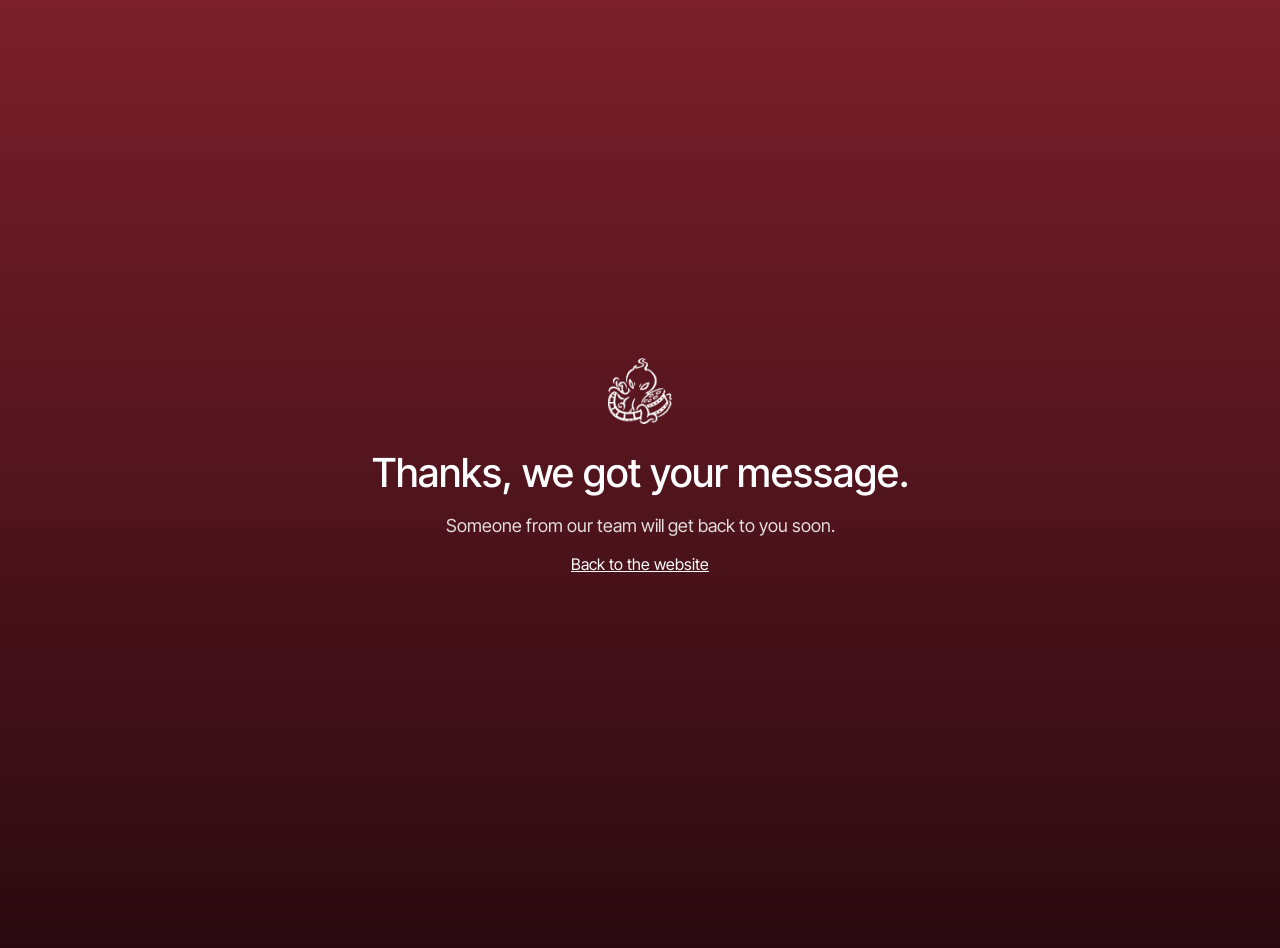
<file: thanks.html>
<!doctype html><html lang="en"><head><meta charset="utf-8"><meta name="viewport" content="width=device-width, initial-scale=1"><title>Thanks | M1st Creatives</title><link href="https://fonts.googleapis.com/css2?family=Inter+Tight:wght@400;500;600&display=swap" rel="stylesheet"><style>body{margin:0;min-height:100vh;display:flex;align-items:center;justify-content:center;font-family:'Inter Tight',sans-serif;background:linear-gradient(180deg,#7A1F2B,#2A0A10);color:#fff;text-align:center;padding:24px}a{color:#fff}</style></head><body><div><img src="img/logo-white.png" alt="" width="64"><h1 style="font-weight:500;font-size:40px;margin:20px 0 10px">Thanks, we got your message.</h1><p style="font-size:18px;opacity:.85">Someone from our team will get back to you soon.</p><p><a href="/">Back to the website</a></p></div></body></html>
</file>
